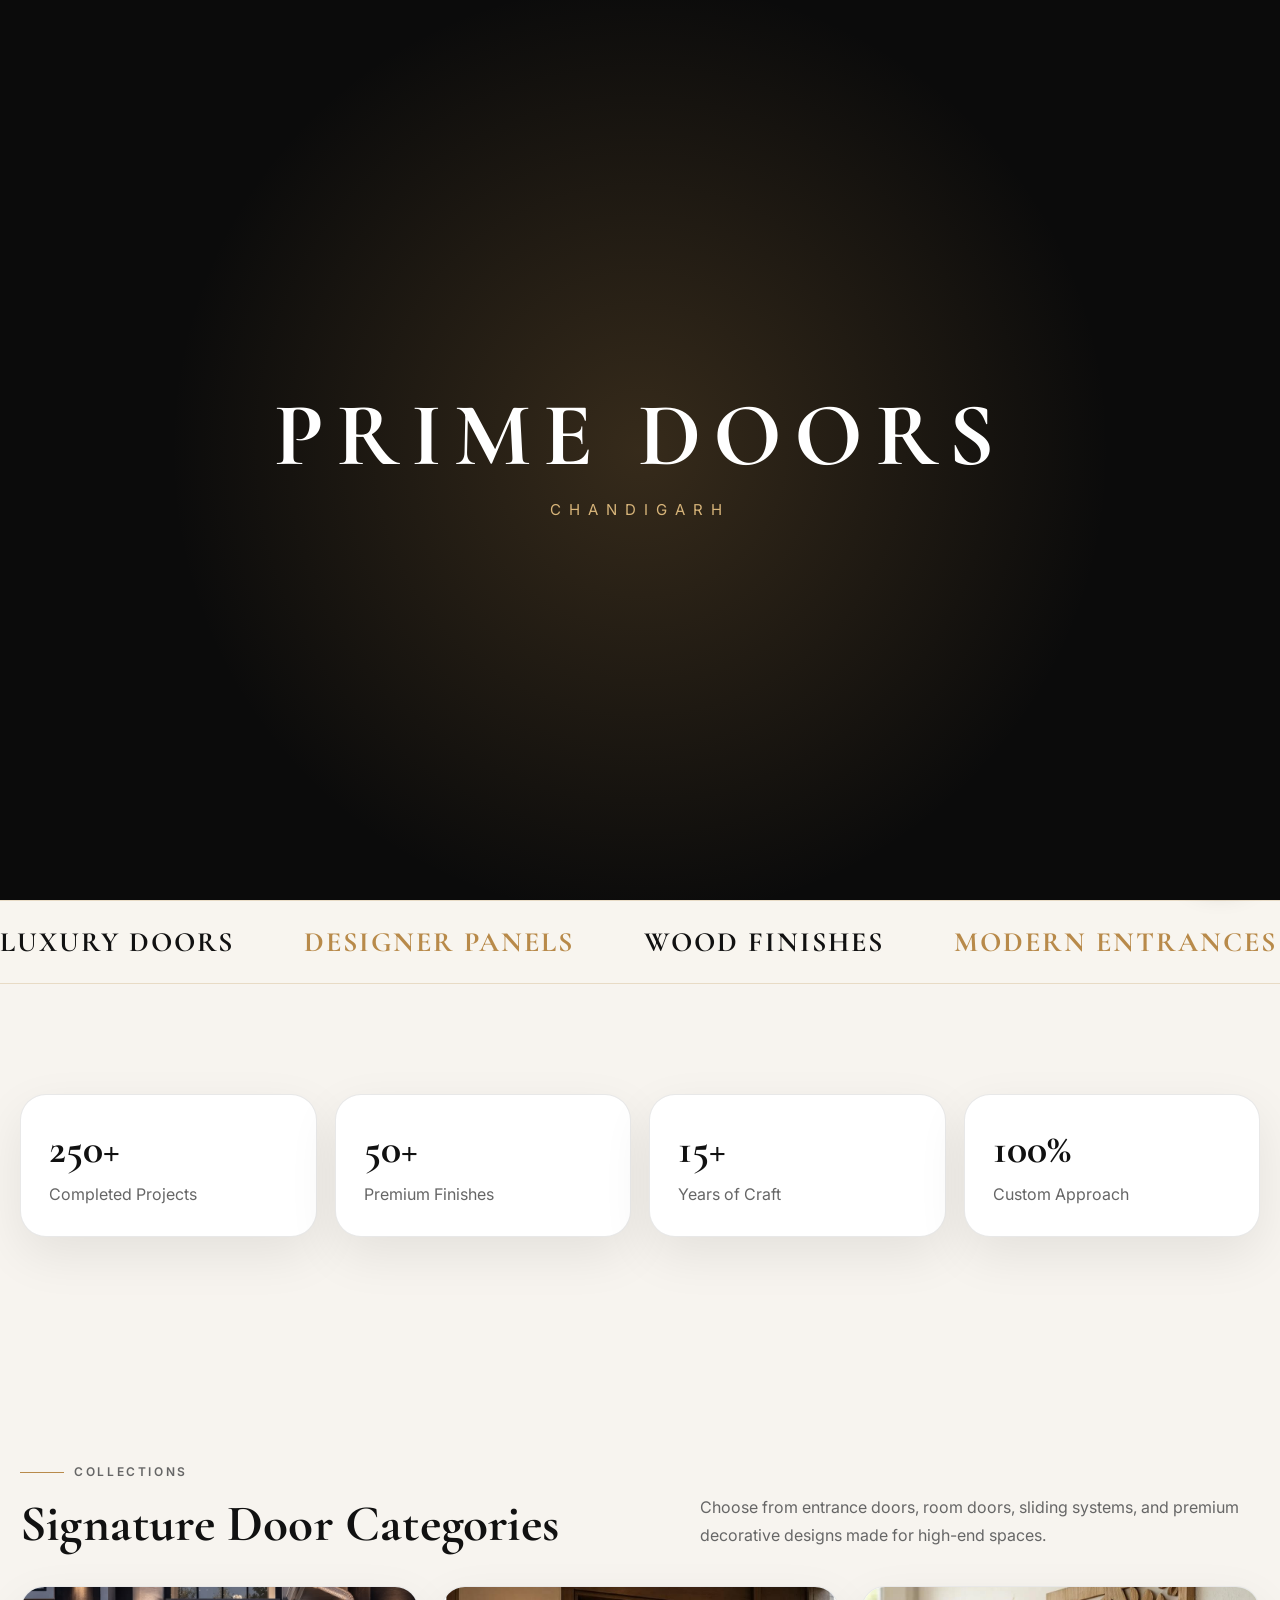
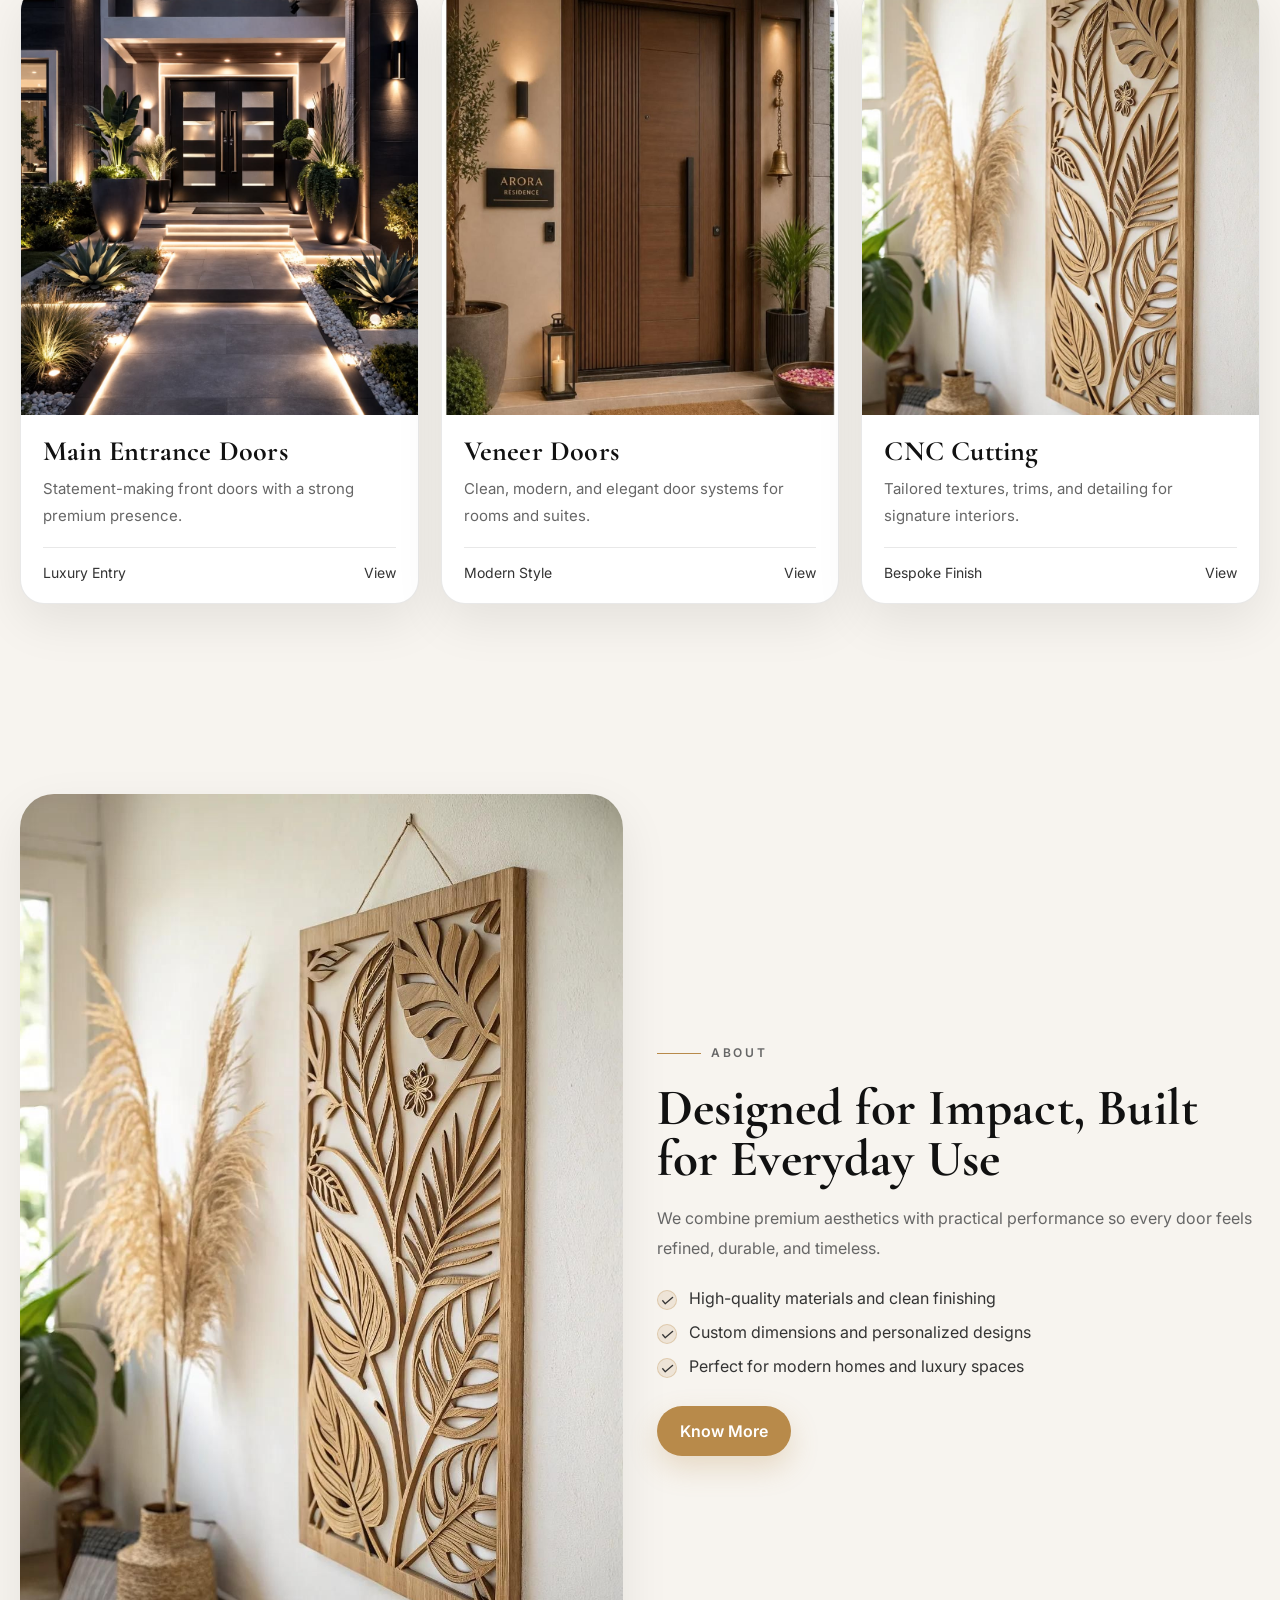
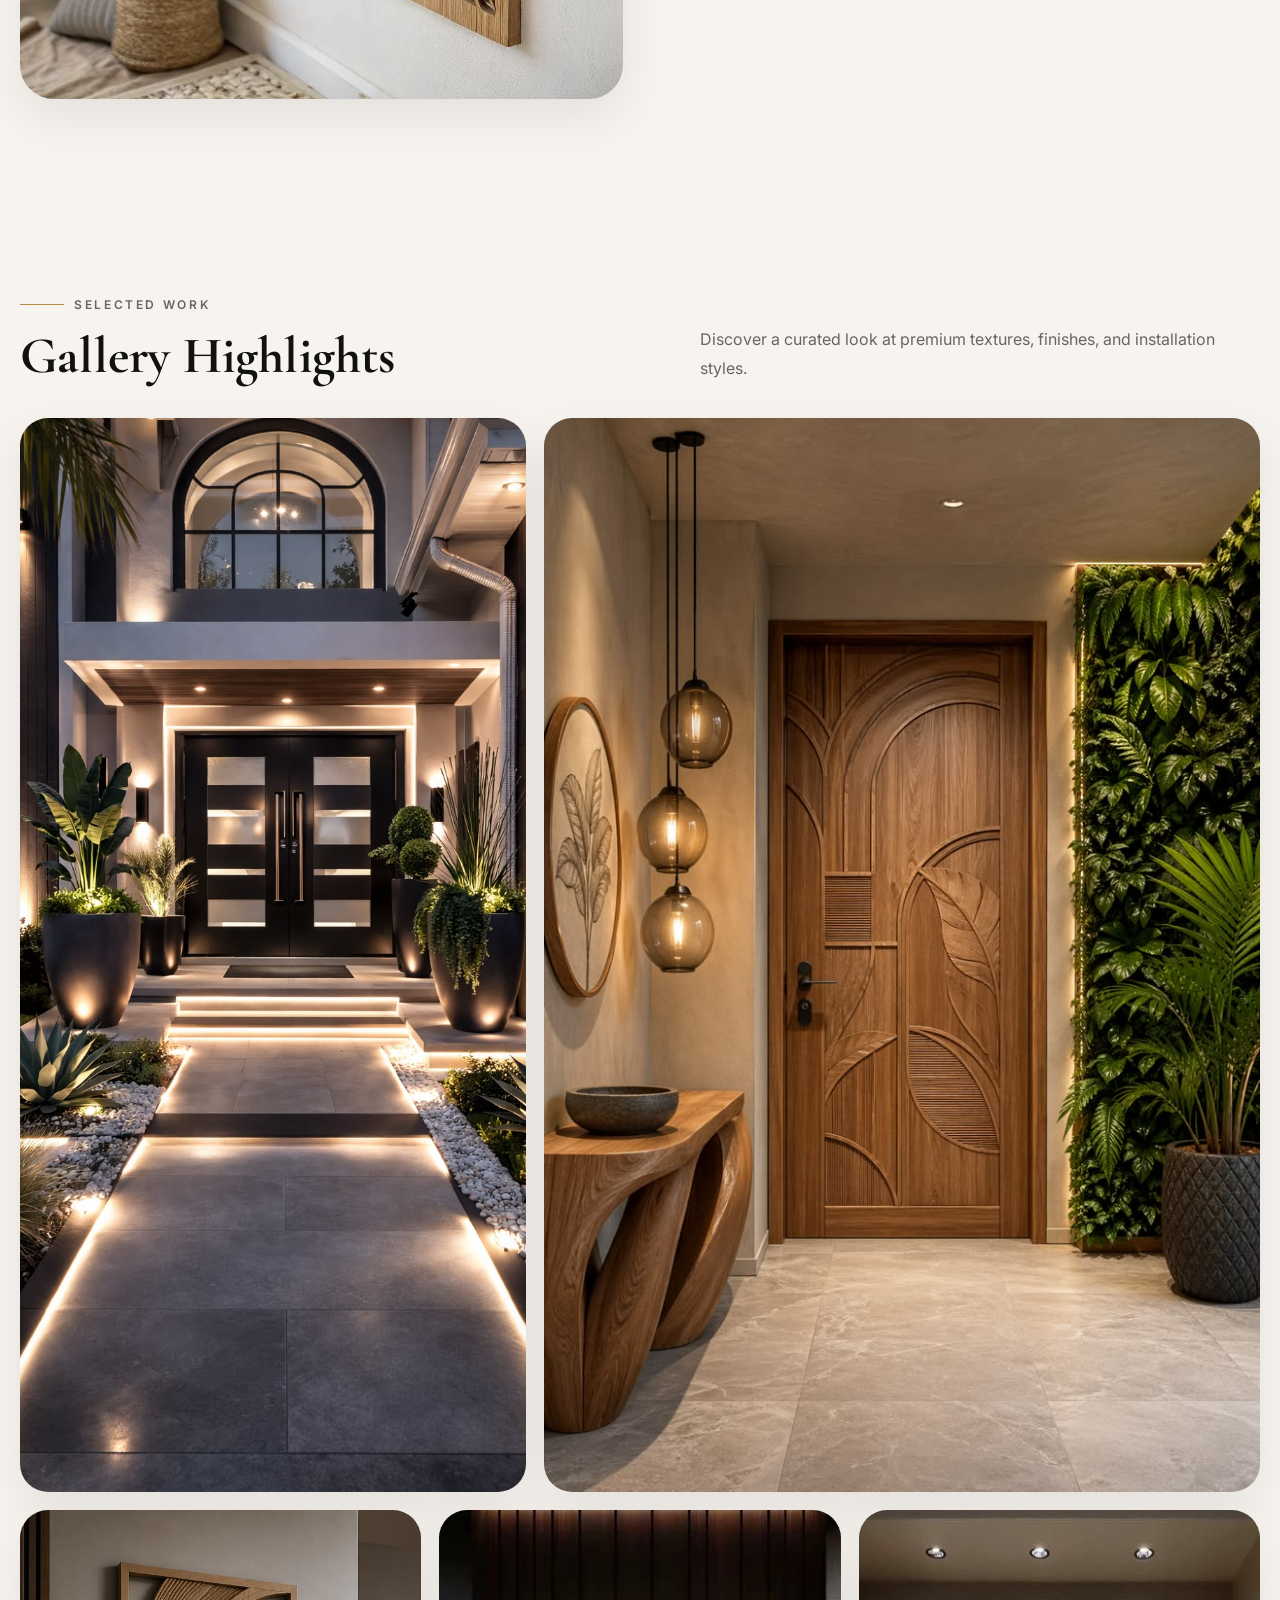
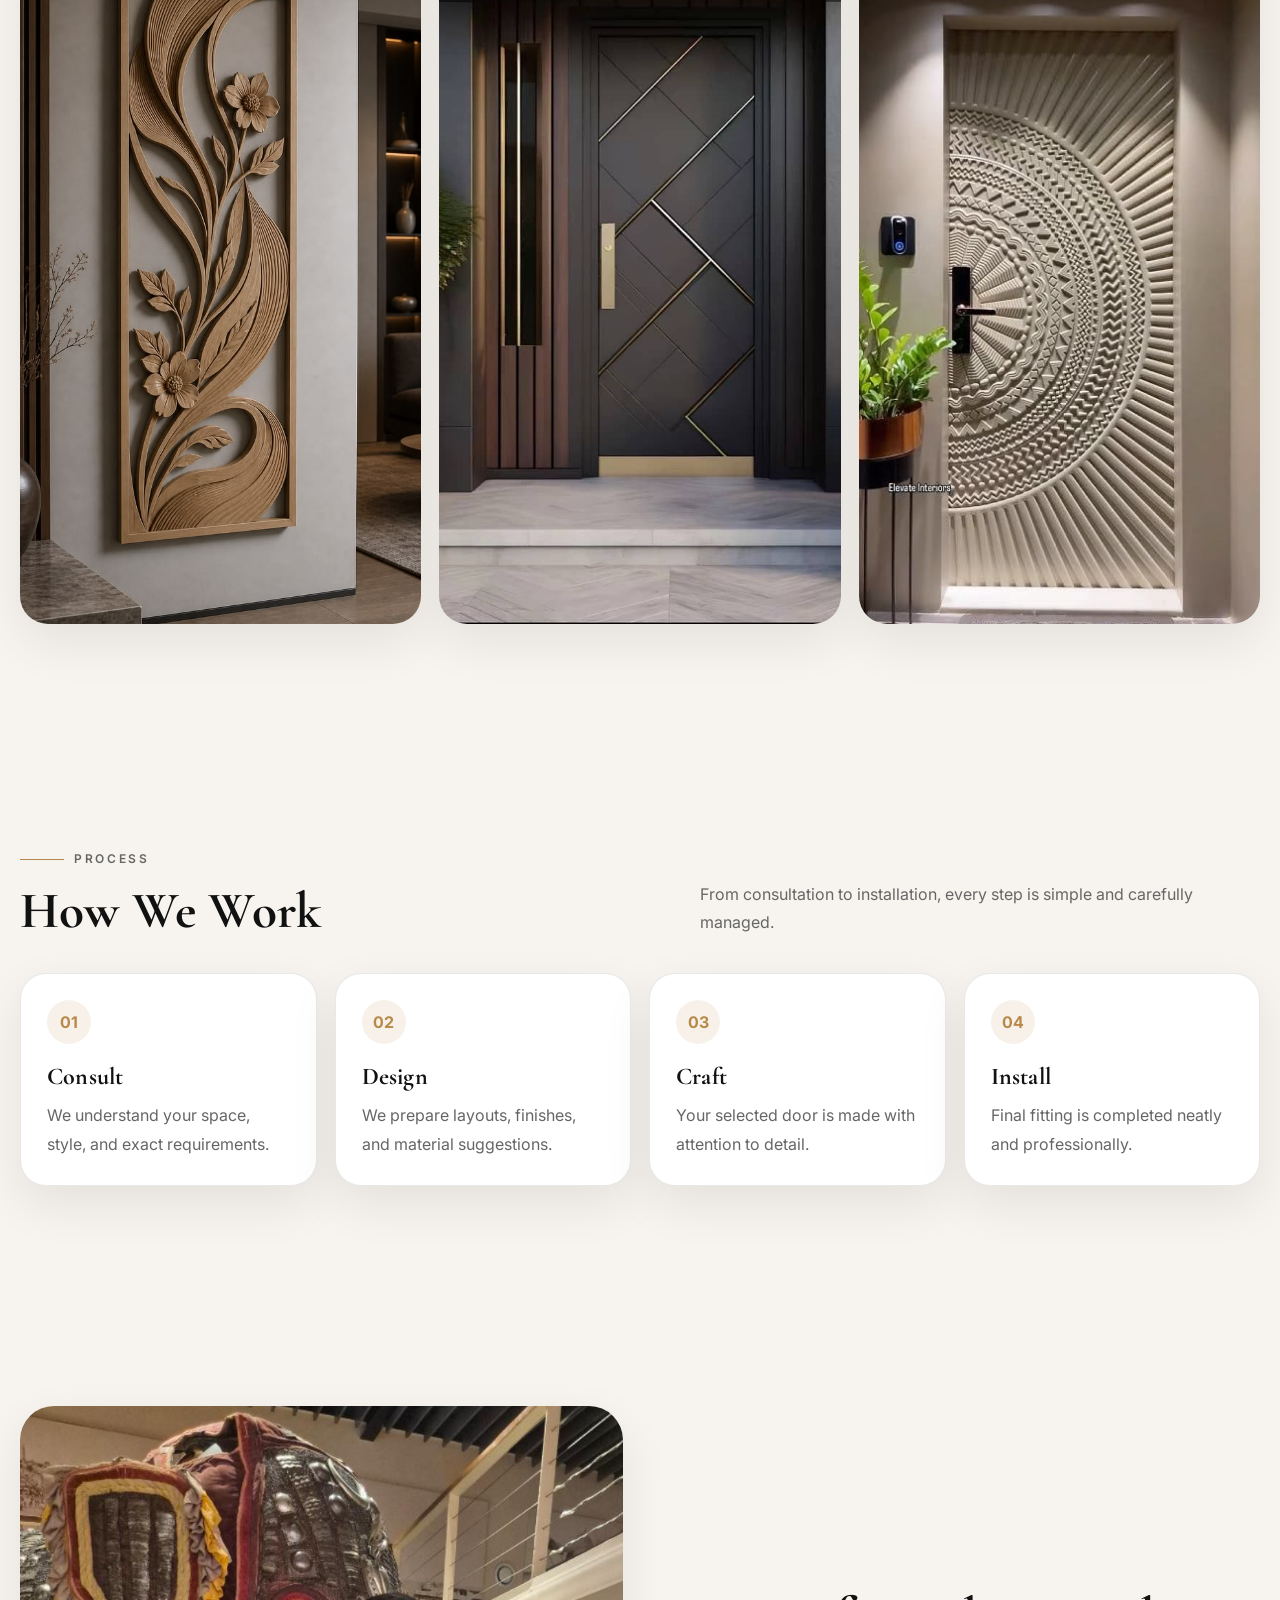
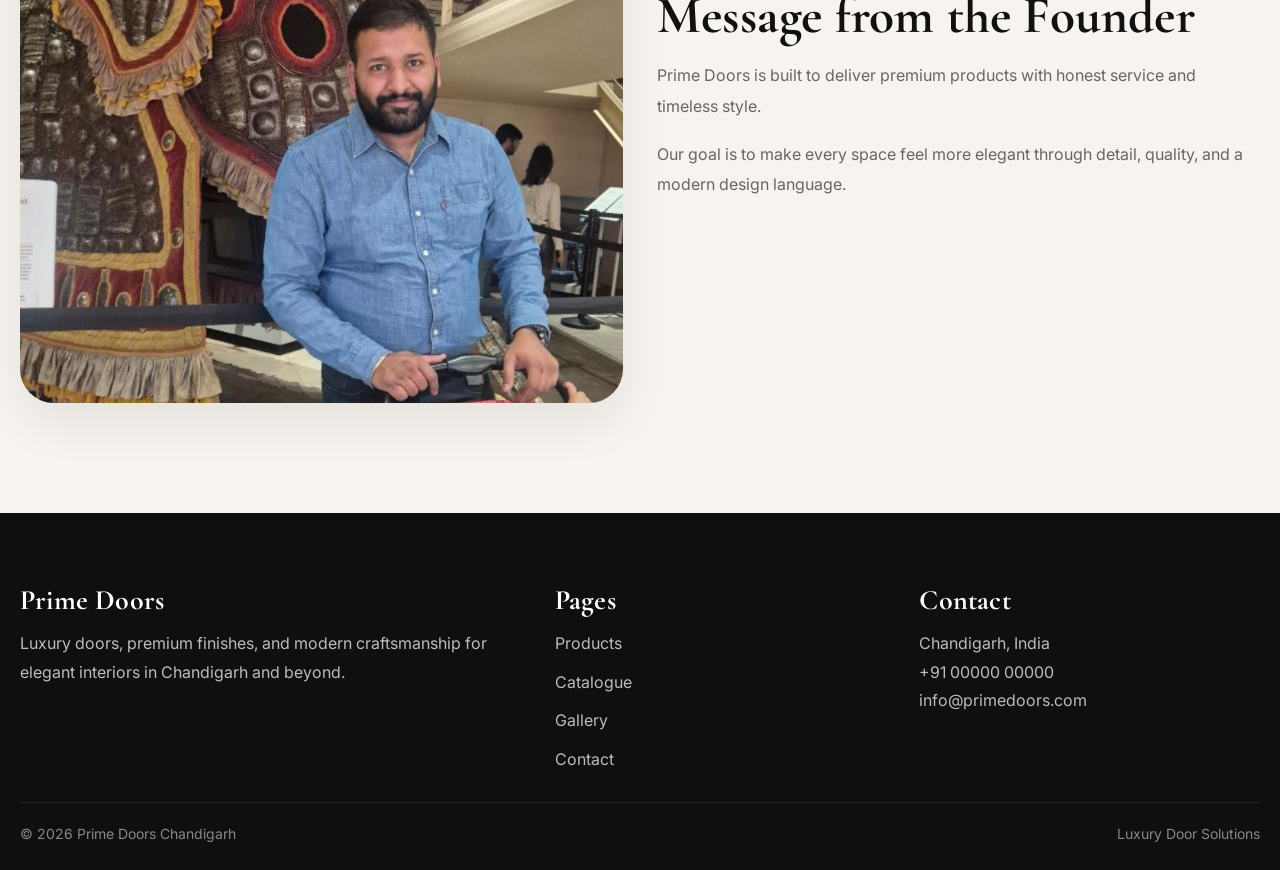
<file: index.html>
<!DOCTYPE html>
<html lang="en">
<head>
  <meta charset="UTF-8">
  <meta name="viewport" content="width=device-width, initial-scale=1.0">
  <title>Prime Doors Chandigarh</title>
  <link rel="preconnect" href="https://fonts.googleapis.com">
  <link rel="preconnect" href="https://fonts.gstatic.com" crossorigin>
  <link href="https://fonts.googleapis.com/css2?family=Inter:wght@300;400;500;600;700&family=Cormorant+Garamond:wght@400;500;600;700&display=swap" rel="stylesheet">
  <link rel="stylesheet" href="style.css" />
</head>
<body>
  <div id="doorCursor"></div>

<div id="door-loader">

    <div class="loader-overlay"></div>

    <div class="loader-logo">
        <h1>PRIME DOORS</h1>
        <span>CHANDIGARH</span>
    </div>

    <div class="loader-door loader-left"></div>
    <div class="loader-door loader-right"></div>

</div>

<header class="site-header">
  <div class="container navbar">  
    <a href="index.html" class="brand">
      <b>Prime Doors</b>
      <span>Chandigarh</span>
    </a>
    <nav class="nav-links">
      <a href="index.html" class="active">HOME</a>
      <a href="products.html">PRODUCTS</a>
      <a href="catalogue.html">CATALOGUE</a>
      <a href="gallery.html">GALLERY</a>
      <a href="about.html">ABOUT</a>
      <a href="owner.html">OWNER</a>
      <a href="contact.html">CONTACT</a>
    </nav>
    <div class="nav-cta">
      <a href="contact.html" class="btn btn-primary">Get Quote</a>
      <button class="menu-btn" type="button"><span></span></button>
    </div>
  </div>
</header>

<section class="hero">

<div class="hero-slider">

    <div class="slide active">
        <img src="slideshow.png" alt="">
    </div>

    <div class="slide">
        <img src="slidenew4.png" alt="">
    </div>

</div>

<div class="hero-overlay"></div>

<div class="hero-inner">
<div class="hero-content">

  

<h1 class="luxury-title">
Crafted for<br>
<span>Luxury Living.</span>
</h1>



</div>

</div>

</section>

<div class="marquee">
  <div class="marquee-track">
    <span>Luxury Doors</span>    
    <span>Designer Panels</span>
    <span>Wood Finishes</span>
    <span>Modern Entrances</span>
    <span>Custom Solutions</span>
    <span>Luxury Doors</span>
    <span>Designer Panels</span>
    <span>Wood Finishes</span>
    <span>Modern Entrances</span>
    <span>Custom Solutions</span>
  </div>
</div>

<section class="section">
  <div class="container stats">
    <div class="stat-card reveal"><strong>250+</strong><span>Completed Projects</span></div>
    <div class="stat-card reveal"><strong>50+</strong><span>Premium Finishes</span></div>
    <div class="stat-card reveal"><strong>15+</strong><span>Years of Craft</span></div>
    <div class="stat-card reveal"><strong>100%</strong><span>Custom Approach</span></div>
  </div>
</section>

<section class="section">
  <div class="container">
    <div class="section-head reveal">
      <div>
        <p class="small-label">Collections</p>
        <h2 class="serif">Signature Door Categories</h2>
      </div>
      <p>Choose from entrance doors, room doors, sliding systems, and premium decorative designs made for high-end spaces.</p>
    </div>

    <div class="cards-3">
      <article class="card reveal">
        <div class="card-media"><img src="entarancedoor2.jpg" alt="Entrance Doors"></div>
        <div class="card-body">
          <h3 class="serif">Main Entrance Doors</h3>
          <p>Statement-making front doors with a strong premium presence.</p>
          <div class="card-footer"><span>Luxury Entry</span><a href="products.html">View</a></div>
        </div>
      </article>

      <article class="card reveal">
        <div class="card-media"><img src="veneer door.jpg" alt="Interior Doors"></div>
        <div class="card-body">
          <h3 class="serif">Veneer Doors</h3>
          <p>Clean, modern, and elegant door systems for rooms and suites.</p>
          <div class="card-footer"><span>Modern Style</span><a href="products.html">View</a></div>
        </div>
      </article>

      <article class="card reveal">
        <div class="card-media"><img src="CNC Cutting.jpg" alt="Custom Panels"></div>
        <div class="card-body">
          <h3 class="serif">CNC Cutting</h3>
          <p>Tailored textures, trims, and detailing for signature interiors.</p>
          <div class="card-footer"><span>Bespoke Finish</span><a href="products.html">View</a></div>
        </div>
      </article>
    </div>
  </div>
</section>

<section class="section section-tight">
  <div class="container split">
    <div class="rounded-img reveal">
      <img src="CNC Cutting.jpg" alt="About Prime Doors">
    </div>
    <div class="text-block reveal">
      <p class="small-label">About</p>
      <h2 class="serif">Designed for Impact, Built for Everyday Use</h2>
      <p>We combine premium aesthetics with practical performance so every door feels refined, durable, and timeless.</p>
      <div class="check-list">
        <div><i>✓</i><span>High-quality materials and clean finishing</span></div>
        <div><i>✓</i><span>Custom dimensions and personalized designs</span></div>
        <div><i>✓</i><span>Perfect for modern homes and luxury spaces</span></div>
      </div>
      <a href="about.html" class="btn btn-primary">Know More</a> 
    </div>
  </div>
</section>

<section class="section">
  <div class="container">
    <div class="section-head reveal">
      <div>
        <p class="small-label">Selected Work</p>
        <h2 class="serif">Gallery Highlights</h2>
      </div>
      <p>Discover a curated look at premium textures, finishes, and installation styles.</p>
    </div>

    <div class="gallery-grid">
      <div class="g-item g-1 reveal"><img src="entarancedoor2.jpg" alt=""></div>
      <div class="g-item g-2 reveal"><img src="gallery2.jpg" alt=""></div>
      <div class="g-item g-3 reveal"><img src="gallery1.jpg" alt=""></div>
      <div class="g-item g-4 reveal"><img src="gallery5.jpg" alt=""></div>
      <div class="g-item g-5 reveal"><img src="3D Carving Doors.jpg" alt=""></div>
    </div>
  </div>
</section>

<section class="section">
  <div class="container">
    <div class="section-head reveal">
      <div>
        <p class="small-label">Process</p>
        <h2 class="serif">How We Work</h2>
      </div>
      <p>From consultation to installation, every step is simple and carefully managed.</p>
    </div>

    <div class="process">
      <div class="step reveal">
        <b>01</b>
        <h3 class="serif">Consult</h3>
        <p>We understand your space, style, and exact requirements.</p>
      </div>
      <div class="step reveal">
        <b>02</b>
        <h3 class="serif">Design</h3>
        <p>We prepare layouts, finishes, and material suggestions.</p>
      </div>
      <div class="step reveal">
        <b>03</b>
        <h3 class="serif">Craft</h3>
        <p>Your selected door is made with attention to detail.</p>
      </div>
      <div class="step reveal">
        <b>04</b>
        <h3 class="serif">Install</h3>
        <p>Final fitting is completed neatly and professionally.</p>
      </div>
    </div>
  </div>
</section>

<section class="section">
  <div class="container split">
    <div class="rounded-img reveal"><img src="ownerphoto.PNG" alt=""></div>
    <div class="text-block reveal">
      <h2 class="serif">Message from the Founder</h2>
      <p>Prime Doors is built to deliver premium products with honest service and timeless style.</p>
      <p>Our goal is to make every space feel more elegant through detail, quality, and a modern design language.</p>
    </div>
  </div>
</section>

<footer class="footer">
  <div class="container">
    <div class="footer-grid">
      <div>
        <h3 class="serif">Prime Doors</h3>
        <p>Luxury doors, premium finishes, and modern craftsmanship for elegant interiors in Chandigarh and beyond.</p>
      </div>
      <div>
        <h3 class="serif">Pages</h3>
        <div class="footer-links">
          <a href="products.html">Products</a>
          <a href="catalogue.html">Catalogue</a>
          <a href="gallery.html">Gallery</a>
          <a href="contact.html">Contact</a>
        </div>
      </div>
      <div>
        <h3 class="serif">Contact</h3>
        <p>Chandigarh, India</p>
        <p>+91 00000 00000</p>
        <p>info@primedoors.com</p>
      </div>
    </div>
    <div class="footer-bottom">
      <span>© 2026 Prime Doors Chandigarh</span>
      <span>Luxury Door Solutions</span>
    </div>
  </div>
</footer>

<script src="script.js"></script>
<div class="floating-buttons">
    <a href="https://wa.me/919814202293" class="floating-whatsapp">
        💬
    </a>

</div>
</body>
</html>
</file>
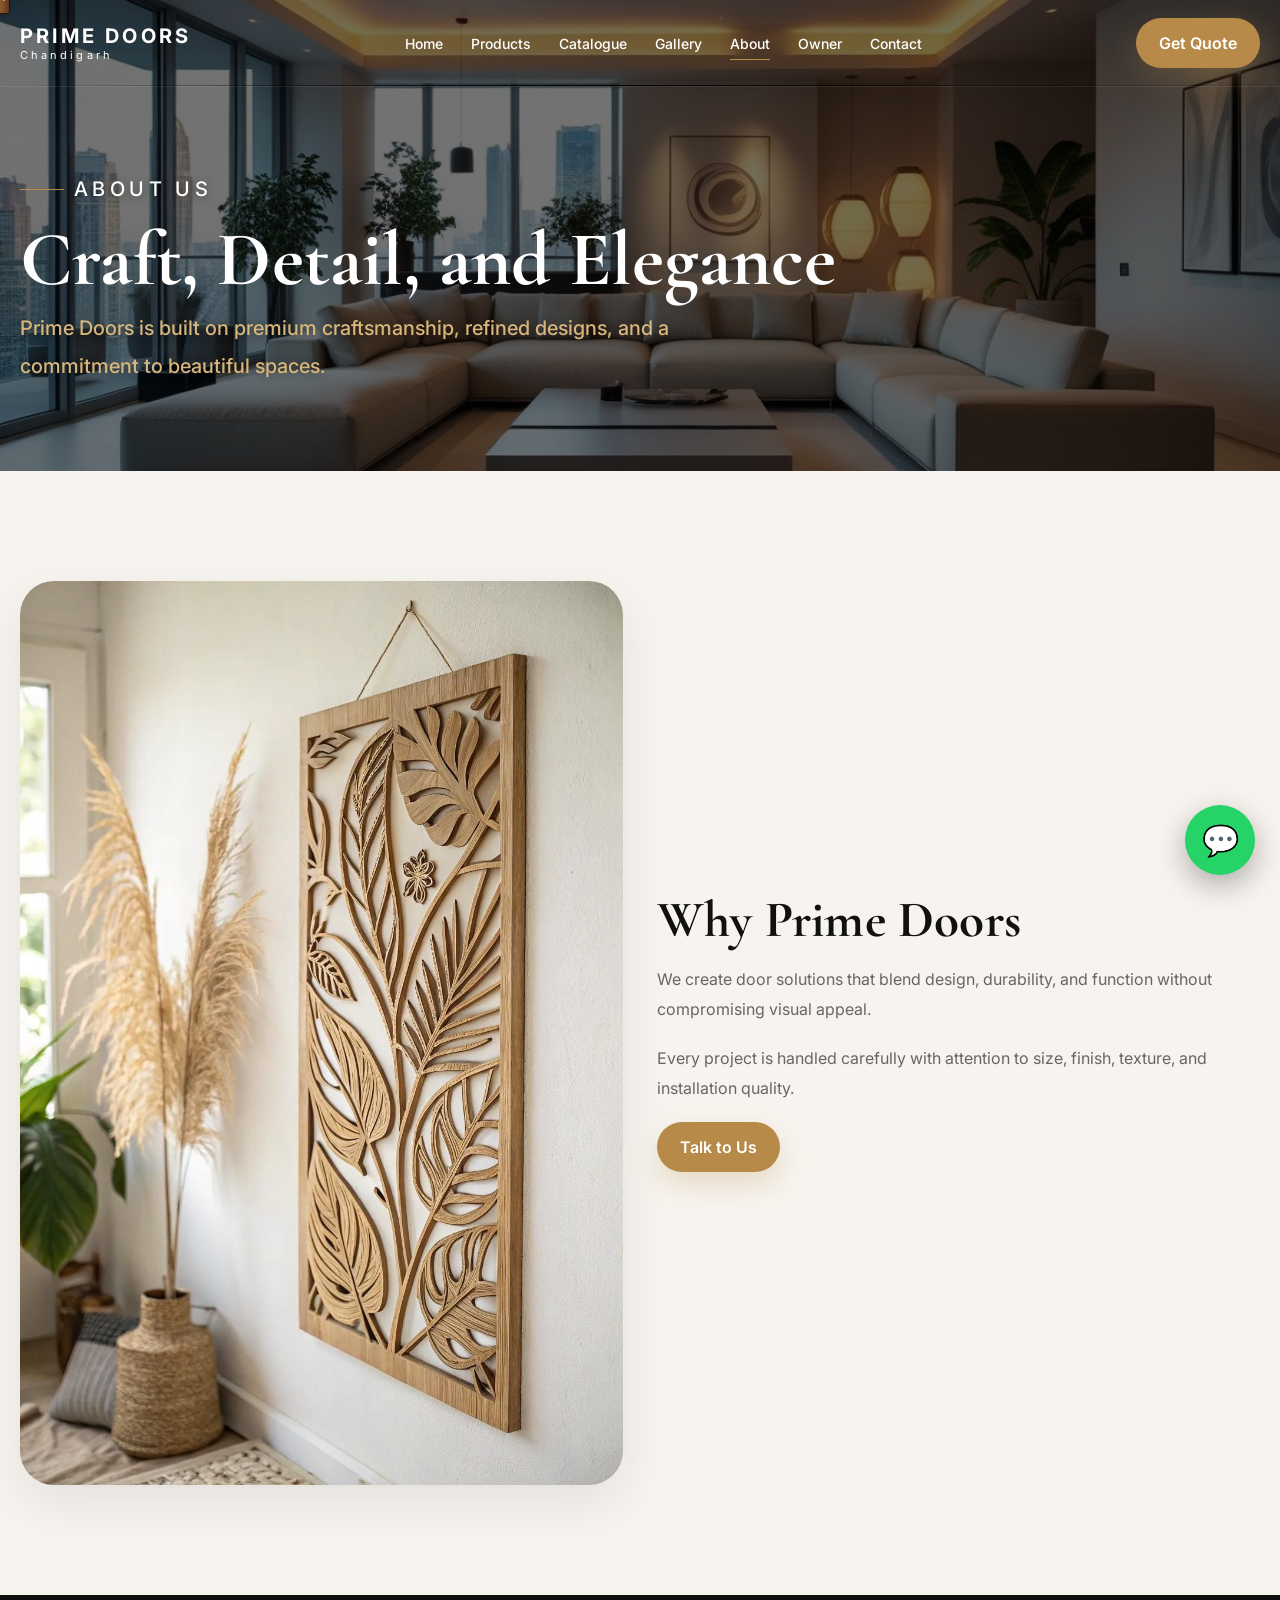
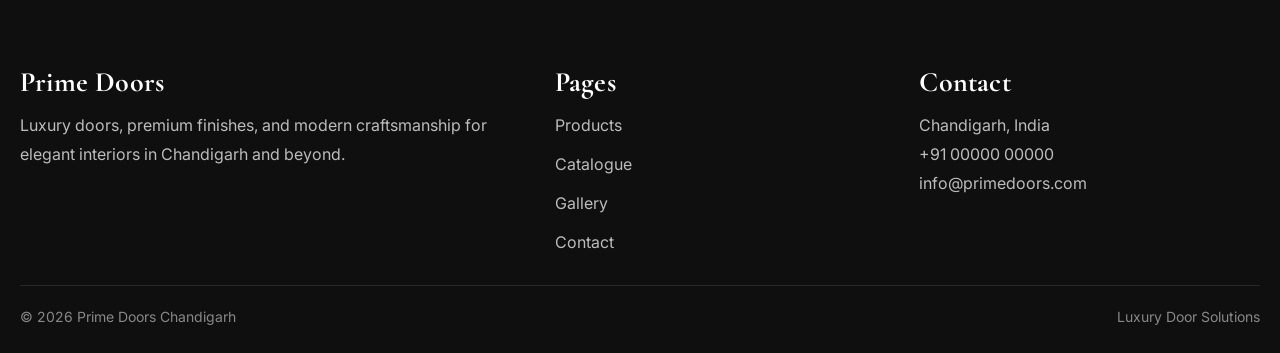
<file: about.html>
<!DOCTYPE html>
<html lang="en">
<head>
  <meta charset="UTF-8">
  <meta name="viewport" content="width=device-width, initial-scale=1.0">
  <title>About - Prime Doors Chandigarh</title>
  <link rel="preconnect" href="https://fonts.googleapis.com">
  <link rel="preconnect" href="https://fonts.gstatic.com" crossorigin>
  <link href="https://fonts.googleapis.com/css2?family=Inter:wght@300;400;500;600;700&family=Cormorant+Garamond:wght@400;500;600;700&display=swap" rel="stylesheet">
  <link rel="stylesheet" href="style.css" />
</head>
<body>
    <div id="doorCursor"></div>


<header class="site-header">
  <div class="container navbar">
    <a href="index.html" class="brand">
      <b>Prime Doors</b>
      <span>Chandigarh</span>
    </a>

    <nav class="nav-links">
      <a href="index.html">Home</a>
      <a href="products.html">Products</a>
      <a href="catalogue.html">Catalogue</a>
      <a href="gallery.html">Gallery</a>
      <a href="about.html" class="active">About</a>
      <a href="owner.html">Owner</a>
      <a href="contact.html">Contact</a>
    </nav>

    <div class="nav-cta">
      <a href="contact.html" class="btn btn-primary">Get Quote</a>
    </div>
  </div>
</header>

<section class="page-hero">
  <div class="container">
    <p class="small-label">About Us</p>
    <h1 class="serif">Craft, Detail, and Elegance</h1>
    <p>Prime Doors is built on premium craftsmanship, refined designs, and a commitment to beautiful spaces.</p>
  </div>
</section>

<section class="section">
  <div class="container split">
    <div class="rounded-img reveal"><img src="CNC Cutting.jpg" alt=""></div>
    <div class="text-block reveal">
      <h2 class="serif">Why Prime Doors</h2>
      <p>We create door solutions that blend design, durability, and function without compromising visual appeal.</p>
      <p>Every project is handled carefully with attention to size, finish, texture, and installation quality.</p>
      <a href="contact.html" class="btn btn-primary">Talk to Us</a>
    </div>
  </div>
</section>

<footer class="footer">
  <div class="container">
    <div class="footer-grid">
      <div>
        <h3 class="serif">Prime Doors</h3>
        <p>Luxury doors, premium finishes, and modern craftsmanship for elegant interiors in Chandigarh and beyond.</p>
      </div>
      <div>
        <h3 class="serif">Pages</h3>
        <div class="footer-links">
          <a href="products.html">Products</a>
          <a href="catalogue.html">Catalogue</a>
          <a href="gallery.html">Gallery</a>
          <a href="contact.html">Contact</a>
        </div>
      </div>
      <div>
        <h3 class="serif">Contact</h3>
        <p>Chandigarh, India</p>
        <p>+91 00000 00000</p>
        <p>info@primedoors.com</p>
      </div>
    </div>
    <div class="footer-bottom">
      <span>© 2026 Prime Doors Chandigarh</span>
      <span>Luxury Door Solutions</span>
    </div>
  </div>
</footer>

<script src="script.js"></script>
<div class="floating-buttons">
    <a href="https://wa.me/919814202293" class="floating-whatsapp">
        💬
    </a>

</div>
</body>
</html>
</file>
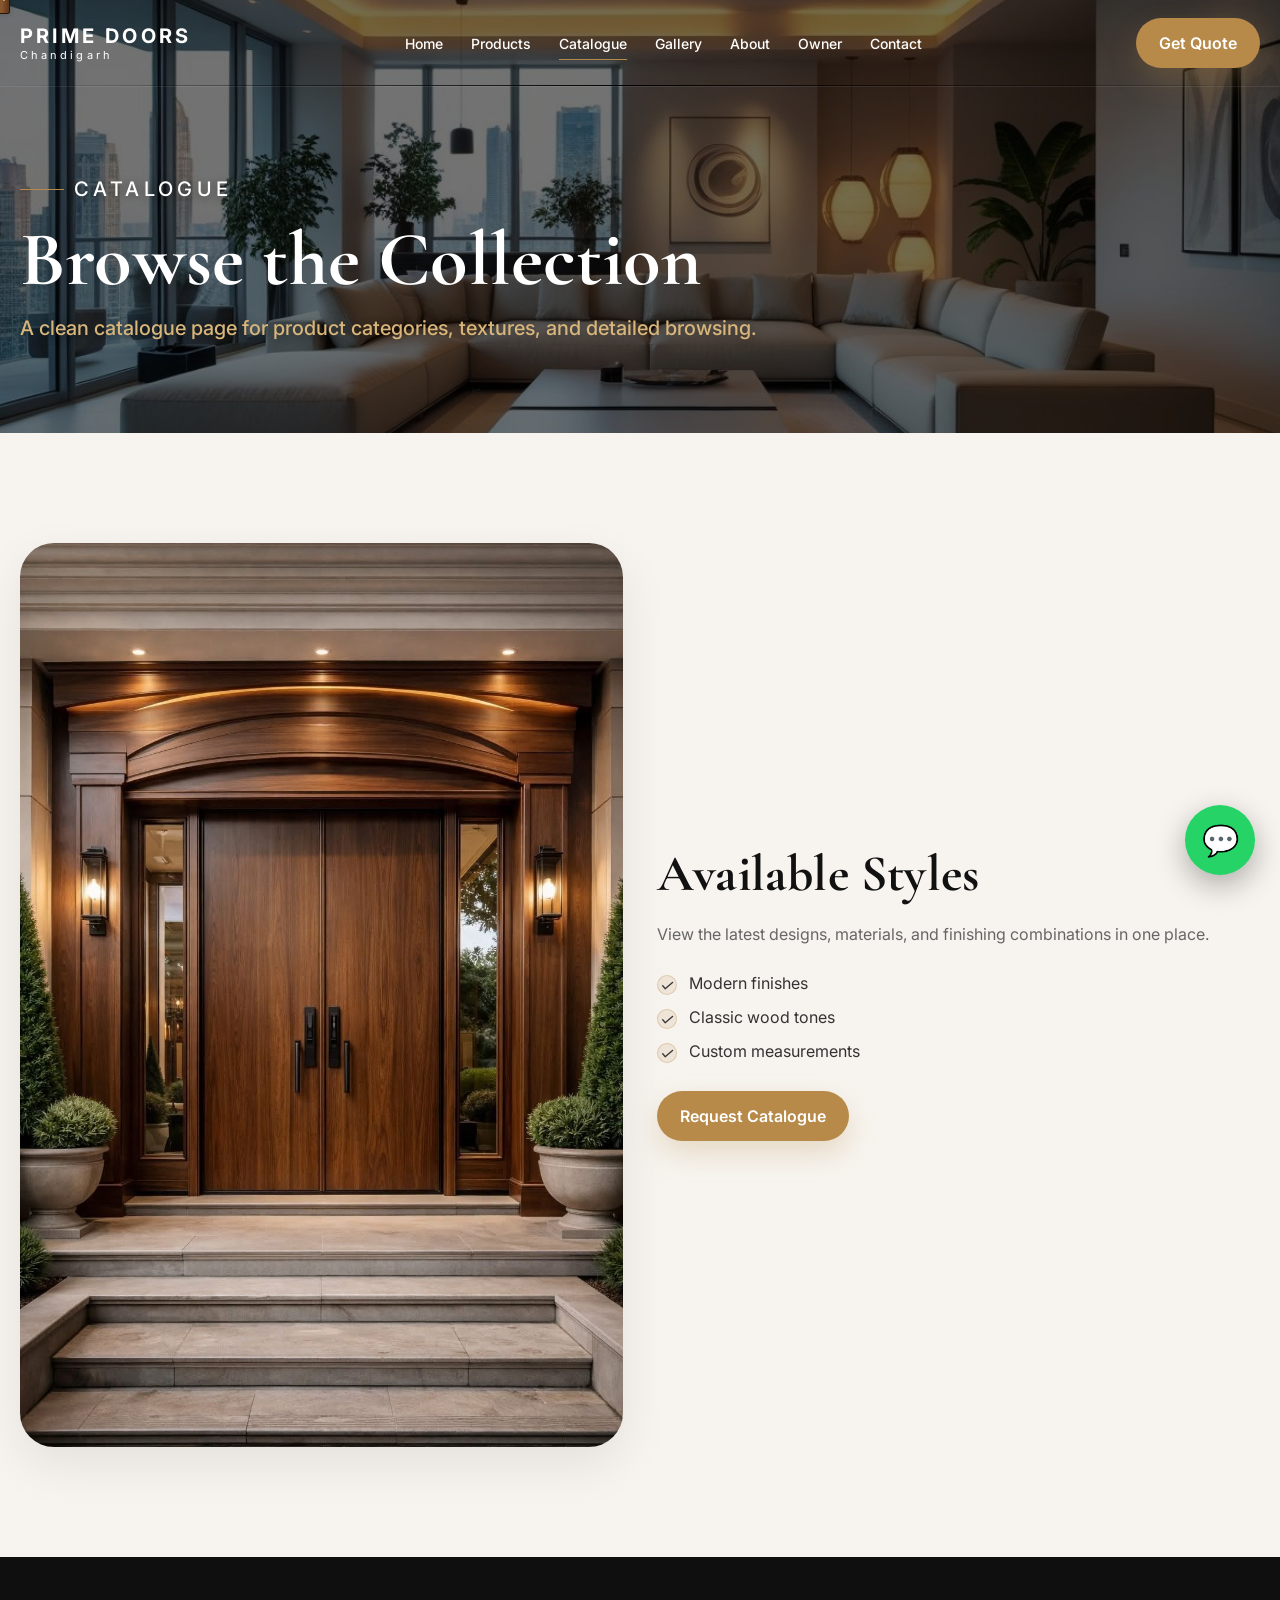
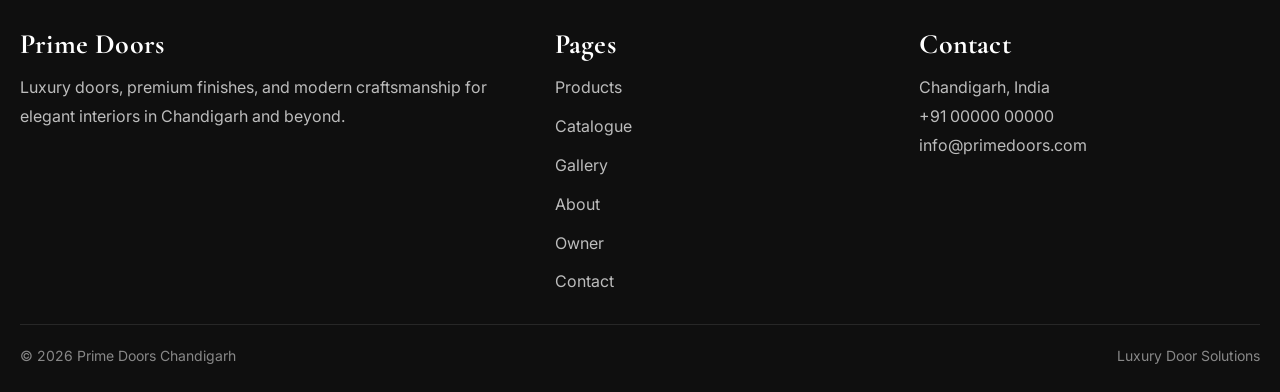
<file: catalogue.html>
<!DOCTYPE html>
<html lang="en">
<head>
  <meta charset="UTF-8">
  <meta name="viewport" content="width=device-width, initial-scale=1.0">
  <title>Catalogue - Prime Doors Chandigarh</title>
  <link rel="preconnect" href="https://fonts.googleapis.com">
  <link rel="preconnect" href="https://fonts.gstatic.com" crossorigin>
  <link href="https://fonts.googleapis.com/css2?family=Inter:wght@300;400;500;600;700&family=Cormorant+Garamond:wght@400;500;600;700&display=swap" rel="stylesheet">
  <link rel="stylesheet" href="style.css" />
</head>
<body>
  <div id="doorCursor"></div>

<header class="site-header">
  <div class="container navbar">
    <a href="index.html" class="brand">
      <b>Prime Doors</b>
      <span>Chandigarh</span>
    </a>

    <nav class="nav-links">
      <a href="index.html">Home</a>
      <a href="products.html">Products</a>
      <a href="catalogue.html" class="active">Catalogue</a>
      <a href="gallery.html">Gallery</a>
      <a href="about.html">About</a>
      <a href="owner.html">Owner</a>
      <a href="contact.html">Contact</a>
    </nav>

    <div class="nav-cta">
      <a href="contact.html" class="btn btn-primary">Get Quote</a>
      <button class="menu-btn" type="button">
        <span></span>
      </button>
    </div>
  </div>
</header>

<section class="page-hero">
  <div class="container">
    <p class="small-label">Catalogue</p>
    <h1 class="serif">Browse the Collection</h1>
    <p>A clean catalogue page for product categories, textures, and detailed browsing.</p>
  </div>
</section>

<section class="section">
  <div class="container split">
    <div class="rounded-img reveal"><img src="productsection5.jpg" alt=""></div>
    <div class="text-block reveal">
      <h2 class="serif">Available Styles</h2>
      <p>View the latest designs, materials, and finishing combinations in one place.</p>
      <div class="check-list">
        <div><i>✓</i><span>Modern finishes</span></div>
        <div><i>✓</i><span>Classic wood tones</span></div>
        <div><i>✓</i><span>Custom measurements</span></div>
      </div>
      <a href="contact.html" class="btn btn-primary">Request Catalogue</a>
    </div>
  </div>
</section>

<footer class="footer">
  <div class="container">
    <div class="footer-grid">

      <div>
        <h3 class="serif">Prime Doors</h3>
        <p>
          Luxury doors, premium finishes, and modern craftsmanship
          for elegant interiors in Chandigarh and beyond.
        </p>
      </div>

      <div>
        <h3 class="serif">Pages</h3>
        <div class="footer-links">
          <a href="products.html">Products</a>
          <a href="catalogue.html">Catalogue</a>
          <a href="gallery.html">Gallery</a>
          <a href="about.html">About</a>
          <a href="owner.html">Owner</a>
          <a href="contact.html">Contact</a>
        </div>
      </div>

      <div>
        <h3 class="serif">Contact</h3>
        <p>Chandigarh, India</p>
        <p>+91 00000 00000</p>
        <p>info@primedoors.com</p>
      </div>

    </div>

    <div class="footer-bottom">
      <span>© 2026 Prime Doors Chandigarh</span>
      <span>Luxury Door Solutions</span>
    </div>
  </div>
</footer>

<script src="script.js"></script>
<div class="floating-buttons">
    <a href="https://wa.me/919814202293" class="floating-whatsapp">
        💬
    </a>

</div>
</body>
</html>
</file>
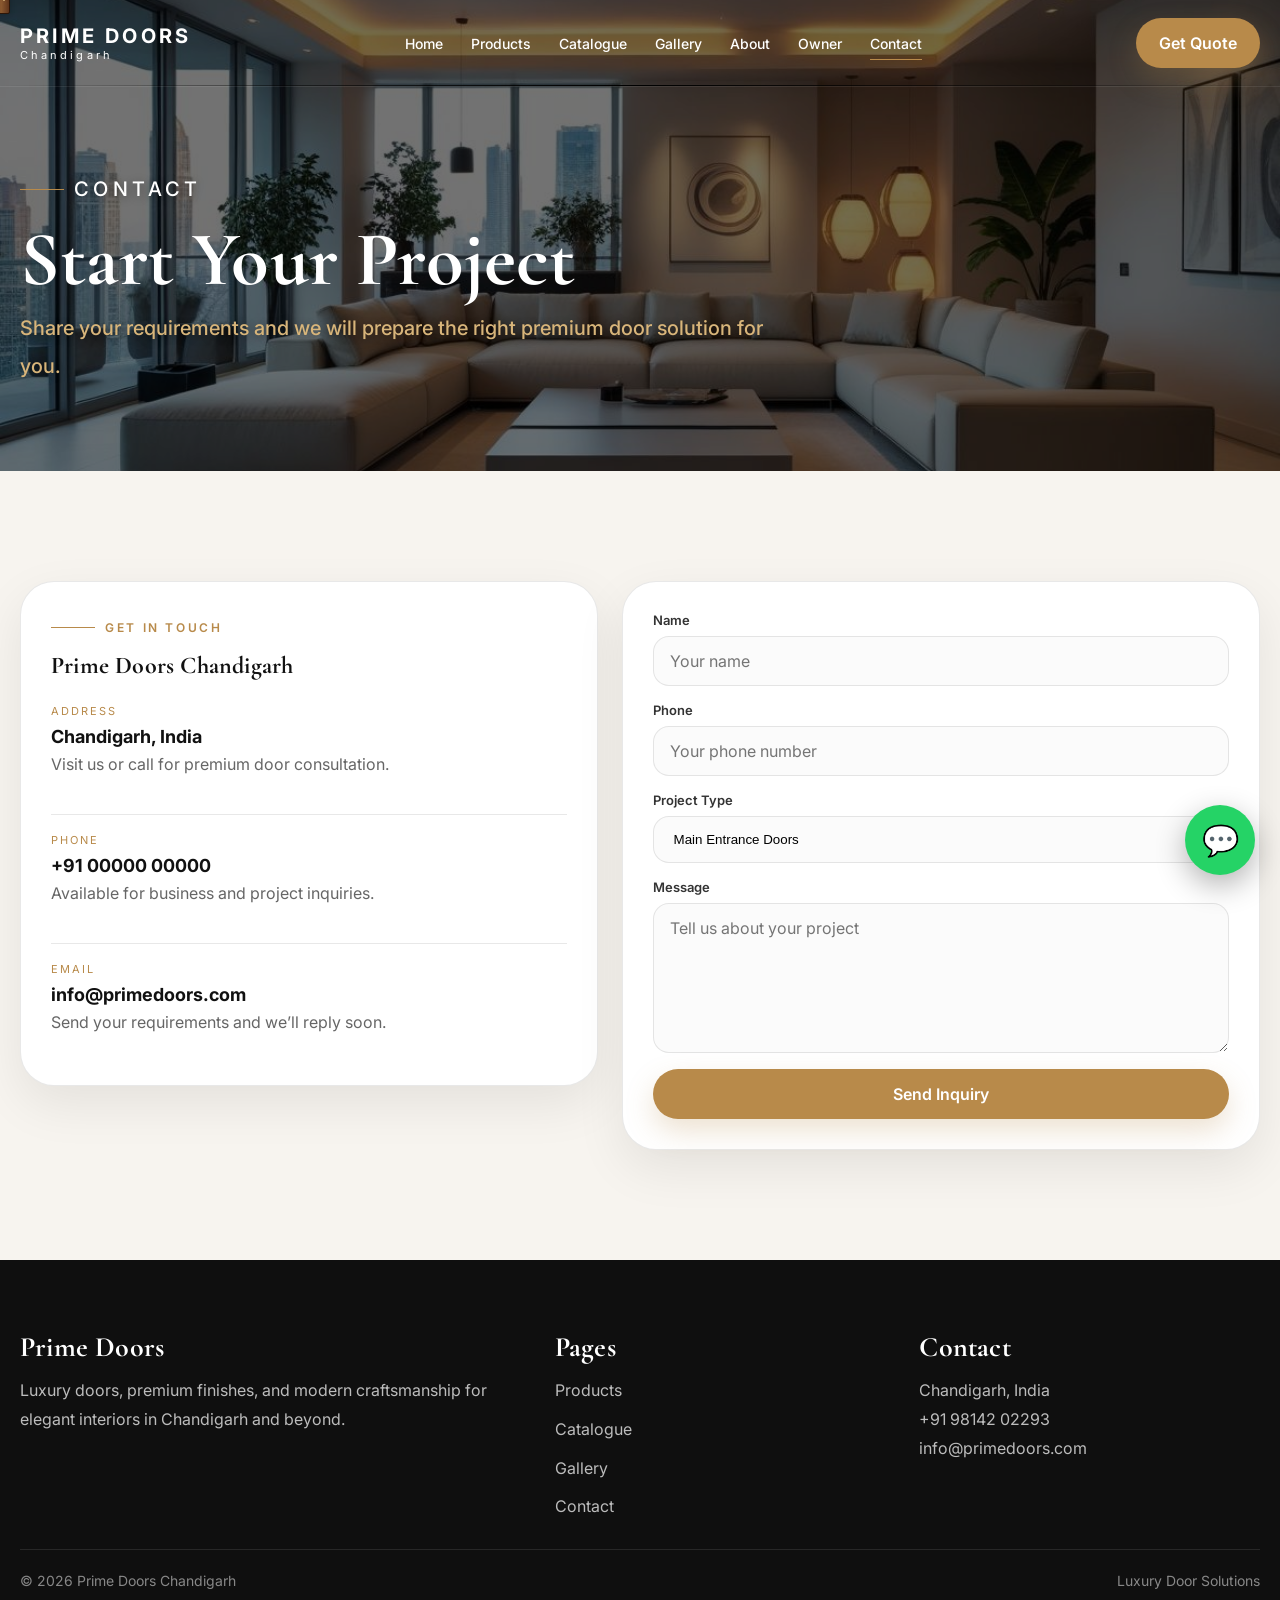
<file: contact.html>
<!DOCTYPE html>
<html lang="en">
<head>
  <meta charset="UTF-8">
  <meta name="viewport" content="width=device-width, initial-scale=1.0">
  <title>Contact - Prime Doors Chandigarh</title>
  <link rel="preconnect" href="https://fonts.googleapis.com">
  <link rel="preconnect" href="https://fonts.gstatic.com" crossorigin>
  <link href="https://fonts.googleapis.com/css2?family=Inter:wght@300;400;500;600;700&family=Cormorant+Garamond:wght@400;500;600;700&display=swap" rel="stylesheet">
  <link rel="stylesheet" href="style.css" />
</head>
<body>
    <div id="doorCursor"></div>


<header class="site-header">
  <div class="container navbar">
    <a href="index.html" class="brand">
      <b>Prime Doors</b>
      <span>Chandigarh</span>
    </a>

    <nav class="nav-links">
      <a href="index.html">Home</a>
      <a href="products.html">Products</a>
      <a href="catalogue.html">Catalogue</a>
      <a href="gallery.html">Gallery</a>
      <a href="about.html">About</a>
      <a href="owner.html">Owner</a>
      <a href="contact.html" class="active">Contact</a>
    </nav>

    <div class="nav-cta">
      <a href="contact.html" class="btn btn-primary">Get Quote</a>
    </div>
  </div>
</header>

<section class="page-hero">
  <div class="container">
    <p class="small-label">Contact</p>
    <h1 class="serif">Start Your Project</h1>
    <p>Share your requirements and we will prepare the right premium door solution for you.</p>
  </div>
</section>

<section class="section">
  <div class="container contact-wrap">
    <div class="contact-panel reveal">
      <p class="small-label">Get in Touch</p>
      <h2 class="serif">Prime Doors Chandigarh</h2>
      <div class="contact-info">
        <div class="info-row">
          <span>Address</span>
          <b>Chandigarh, India</b>
          <p>Visit us or call for premium door consultation.</p>
        </div>
        <div class="info-row">
          <span>Phone</span>
          <b>+91 00000 00000</b>
          <p>Available for business and project inquiries.</p>
        </div>
        <div class="info-row">
          <span>Email</span>
          <b>info@primedoors.com</b>
          <p>Send your requirements and we’ll reply soon.</p>
        </div>
      </div>
    </div>

    <div class="form-panel reveal">
      <form id="inquiryForm">
        <div class="field">
          <label>Name</label>
          <input type="text" id="name" placeholder="Your name" required>
        </div>
        <div class="field">
          <label>Phone</label>
          <input type="text" id="phone" placeholder="Your phone number" required>
        </div>
        <div class="field">
          <label>Project Type</label>
          <select id="project">
            <option>Main Entrance Doors</option>
            <option>Veneer Doors</option>
            <option>Laminated Doors</option>
             <option>Solid Wooden Doors</option>
            <option>3D Carving Doors</option>
            <option>CNC Cutting</option>
          </select>
        </div>
        <div class="field">
          <label>Message</label>
          <textarea id="message" rows="6" placeholder="Tell us about your project"></textarea>
        </div>
        <button class="btn btn-primary" type="submit">Send Inquiry</button>
      </form>
    </div>
  </div>
</section>

<footer class="footer">
  <div class="container">
    <div class="footer-grid">
      <div>
        <h3 class="serif">Prime Doors</h3>
        <p>Luxury doors, premium finishes, and modern craftsmanship for elegant interiors in Chandigarh and beyond.</p>
      </div>
      <div>
        <h3 class="serif">Pages</h3>
        <div class="footer-links">
          <a href="products.html">Products</a>
          <a href="catalogue.html">Catalogue</a>
          <a href="gallery.html">Gallery</a>
          <a href="contact.html">Contact</a>
        </div>
      </div>
      <div>
        <h3 class="serif">Contact</h3>
        <p>Chandigarh, India</p>
        <p>+91 98142 02293</p>
        <p>info@primedoors.com</p>
      </div>
    </div>
    <div class="footer-bottom">
      <span>© 2026 Prime Doors Chandigarh</span>
      <span>Luxury Door Solutions</span>
    </div>
  </div>
</footer>

<script src="script.js">
</script>
<div class="floating-buttons">
    <a href="https://wa.me/919814202293" class="floating-whatsapp">
        💬
    </a>

</div>
</body>
</html>
</file>
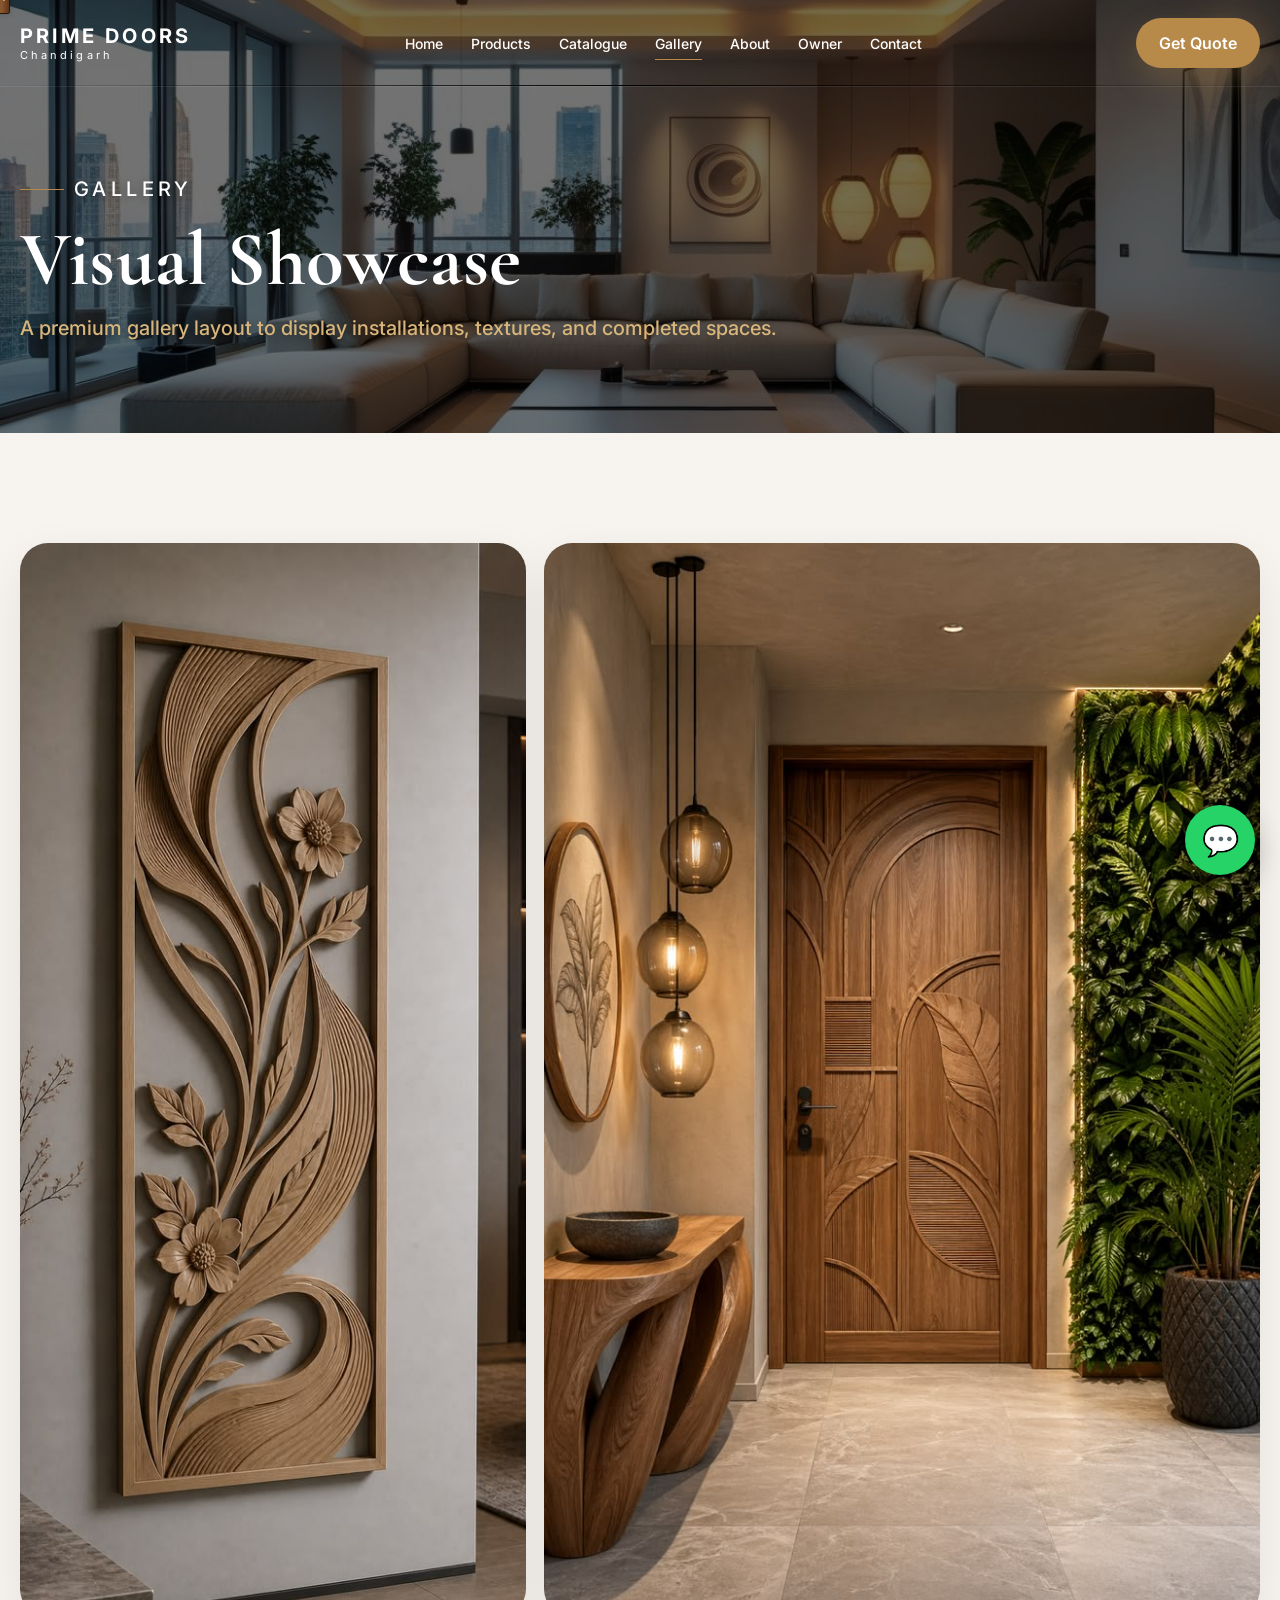
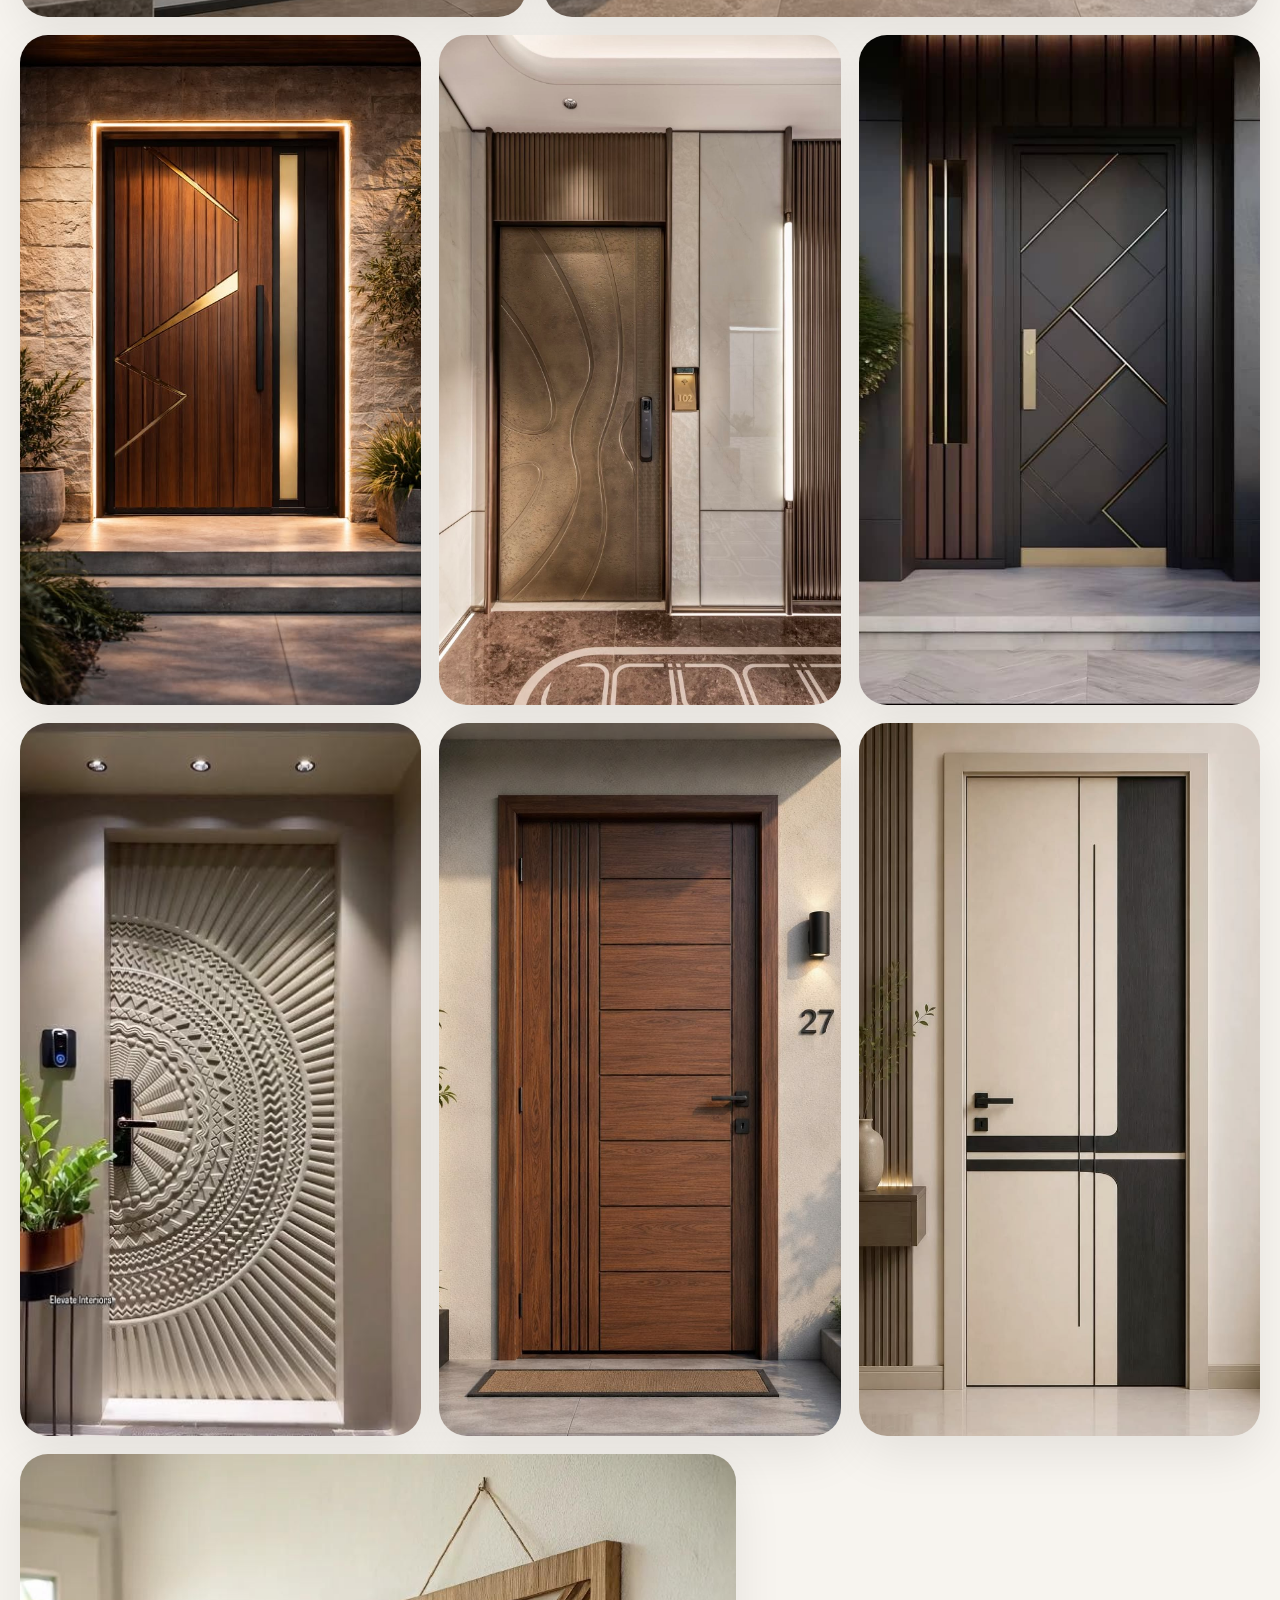
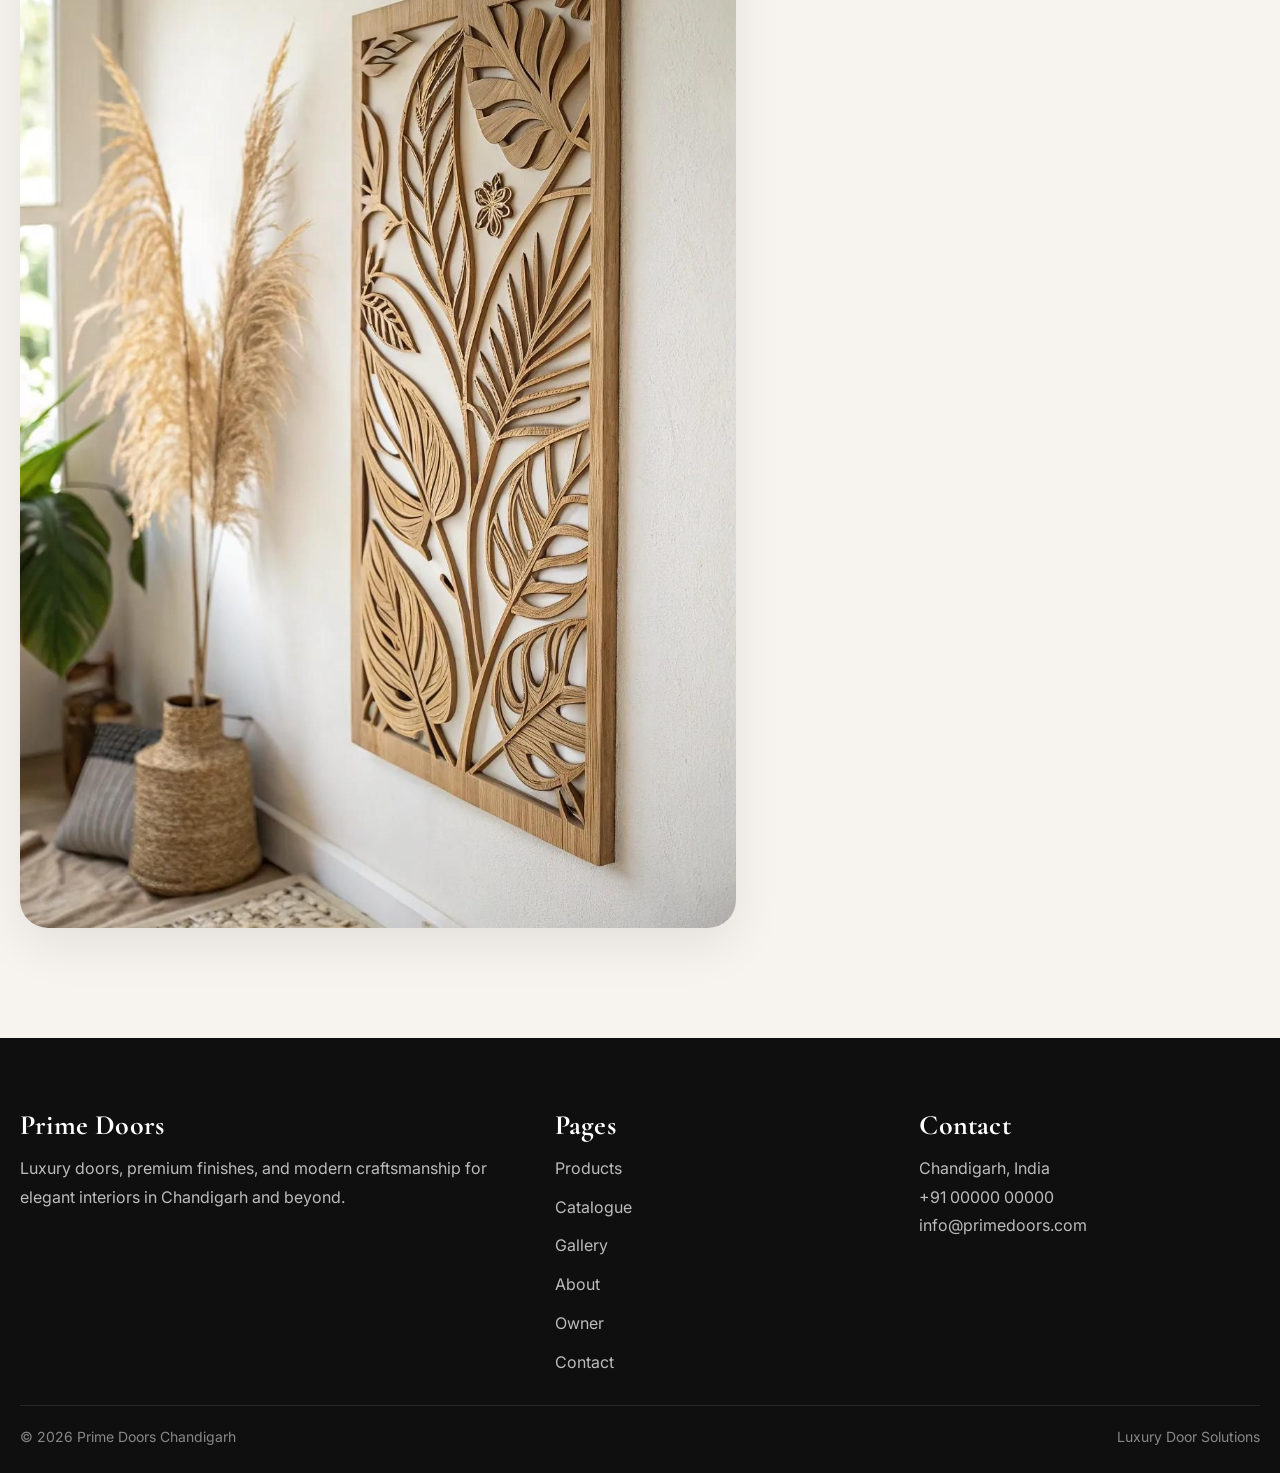
<file: gallery.html>
<!DOCTYPE html>
<html lang="en">
<head>
  <meta charset="UTF-8">
  <meta name="viewport" content="width=device-width, initial-scale=1.0">
  <title>Gallery - Prime Doors Chandigarh</title>
  <link rel="preconnect" href="https://fonts.googleapis.com">
  <link rel="preconnect" href="https://fonts.gstatic.com" crossorigin>
  <link href="https://fonts.googleapis.com/css2?family=Inter:wght@300;400;500;600;700&family=Cormorant+Garamond:wght@400;500;600;700&display=swap" rel="stylesheet">
  <link rel="stylesheet" href="style.css" />
</head>
<body>
    <div id="doorCursor"></div>


<header class="site-header">
  <div class="container navbar">
    <a href="index.html" class="brand">
      <b>Prime Doors</b>
      <span>Chandigarh</span>
    </a>

    <nav class="nav-links">
      <a href="index.html">Home</a>
      <a href="products.html">Products</a>
      <a href="catalogue.html">Catalogue</a>
      <a href="gallery.html" class="active">Gallery</a>
      <a href="about.html">About</a>
      <a href="owner.html">Owner</a>
      <a href="contact.html">Contact</a>
    </nav>

    <div class="nav-cta">
      <a href="contact.html" class="btn btn-primary">Get Quote</a>
      <button class="menu-btn" type="button">
        <span></span>
      </button>
    </div>
  </div>
</header>

<section class="page-hero">
  <div class="container">
    <p class="small-label">Gallery</p>
    <h1 class="serif">Visual Showcase</h1>
    <p>A premium gallery layout to display installations, textures, and completed spaces.</p>
  </div>
</section>

<section class="section">
  <div class="container gallery-grid">
    <div class="g-item g-1 reveal"><img src="gallery1.jpg" alt=""></div>
    <div class="g-item g-2 reveal"><img src="gallery2.jpg" alt=""></div>
    <div class="g-item g-3 reveal"><img src="gallery3.jpg" alt=""></div>
    <div class="g-item g-4 reveal"><img src="gallery4.jpg" alt=""></div>
    <div class="g-item g-5 reveal"><img src="gallery5.jpg" alt=""></div>
    <div class="g-item g-5 reveal"><img src="3D Carving Doors.jpg" alt=""></div>
    <div class="g-item g-5 reveal"><img src="Solid Wooden Doors.jpg" alt=""></div>
    <div class="g-item g-5 reveal"><img src="Laminated Doors.jpg" alt=""></div>
    <div class="g-item g-2 reveal"><img src="CNC Cutting.jpg" alt=""></div>
  </div>
</section>

<footer class="footer">
  <div class="container">
    <div class="footer-grid">

      <div>
        <h3 class="serif">Prime Doors</h3>
        <p>
          Luxury doors, premium finishes, and modern craftsmanship
          for elegant interiors in Chandigarh and beyond.
        </p>
      </div>

      <div>
        <h3 class="serif">Pages</h3>
        <div class="footer-links">
          <a href="products.html">Products</a>
          <a href="catalogue.html">Catalogue</a>
          <a href="gallery.html">Gallery</a>
          <a href="about.html">About</a>
          <a href="owner.html">Owner</a>
          <a href="contact.html">Contact</a>
        </div>
      </div>

      <div>
        <h3 class="serif">Contact</h3>
        <p>Chandigarh, India</p>
        <p>+91 00000 00000</p>
        <p>info@primedoors.com</p>
      </div>

    </div>

    <div class="footer-bottom">
      <span>© 2026 Prime Doors Chandigarh</span>
      <span>Luxury Door Solutions</span>
    </div>
  </div>
</footer> 
<script src="script.js"></script>
<div class="floating-buttons">
    <a href="https://wa.me/919814202293" class="floating-whatsapp">
        💬
    </a>

</div>
</body>
</html>
</file>
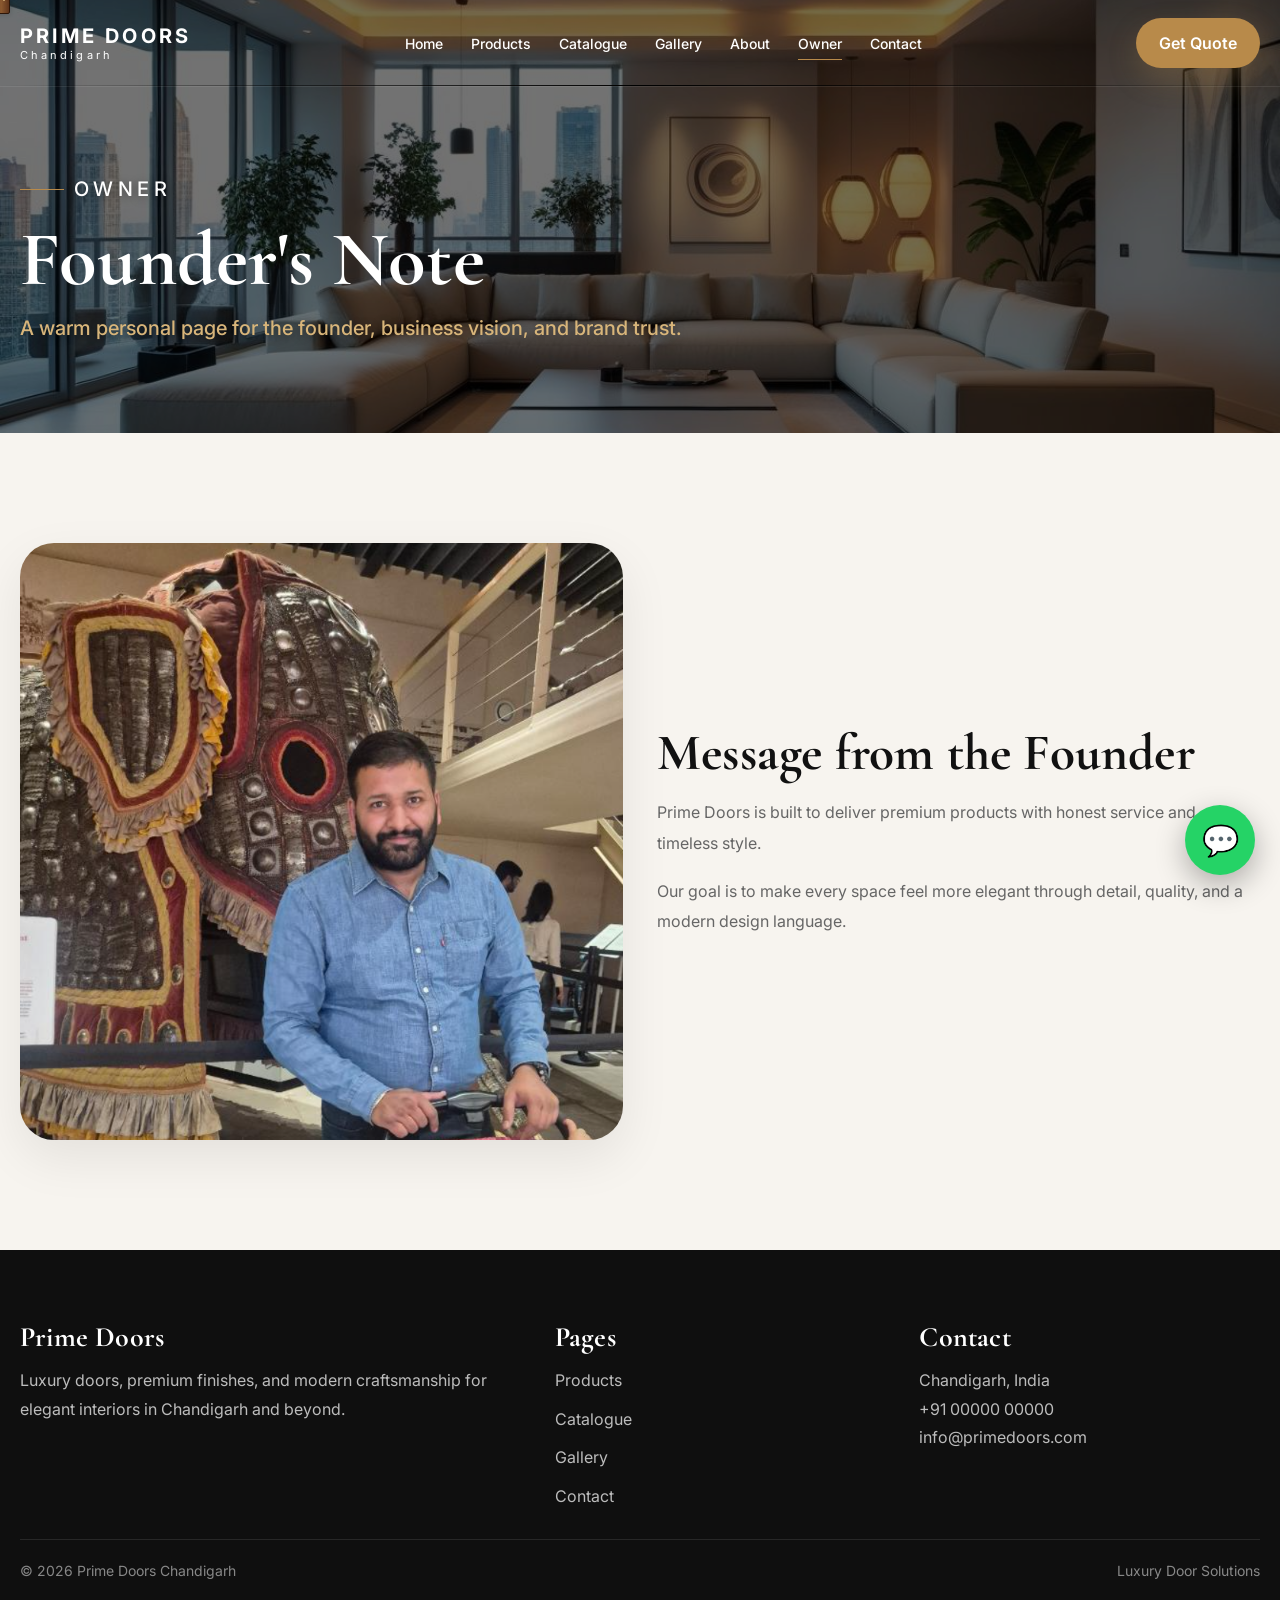
<file: owner.html>
<!DOCTYPE html>
<html lang="en">
<head>
  <meta charset="UTF-8">
  <meta name="viewport" content="width=device-width, initial-scale=1.0">
  <title>Owner - Prime Doors Chandigarh</title>
  <link rel="preconnect" href="https://fonts.googleapis.com">
  <link rel="preconnect" href="https://fonts.gstatic.com" crossorigin>
  <link href="https://fonts.googleapis.com/css2?family=Inter:wght@300;400;500;600;700&family=Cormorant+Garamond:wght@400;500;600;700&display=swap" rel="stylesheet">
  <link rel="stylesheet" href="style.css" />
</head>
<body>
    <div id="doorCursor"></div>


<header class="site-header">
  <div class="container navbar">
    <a href="index.html" class="brand">
      <b>Prime Doors</b>
      <span>Chandigarh</span>
    </a>

    <nav class="nav-links">
      <a href="index.html">Home</a>
      <a href="products.html">Products</a>
      <a href="catalogue.html">Catalogue</a>
      <a href="gallery.html">Gallery</a>
      <a href="about.html">About</a>
      <a href="owner.html" class="active">Owner</a>
      <a href="contact.html">Contact</a>
    </nav>

    <div class="nav-cta">
      <a href="contact.html" class="btn btn-primary">Get Quote</a>
    </div>
  </div>
</header>

<section class="page-hero">
  <div class="container">
    <p class="small-label">Owner</p>
    <h1 class="serif">Founder's Note</h1>
    <p>A warm personal page for the founder, business vision, and brand trust.</p>
  </div>
</section>

<section class="section">
  <div class="container split">
    <div class="rounded-img reveal"><img src="ownerphoto.PNG" alt=""></div>
    <div class="text-block reveal">
      <h2 class="serif">Message from the Founder</h2>
      <p>Prime Doors is built to deliver premium products with honest service and timeless style.</p>
      <p>Our goal is to make every space feel more elegant through detail, quality, and a modern design language.</p>
    </div>
  </div>
</section>

<footer class="footer">
  <div class="container">
    <div class="footer-grid">
      <div>
        <h3 class="serif">Prime Doors</h3>
        <p>Luxury doors, premium finishes, and modern craftsmanship for elegant interiors in Chandigarh and beyond.</p>
      </div>
      <div>
        <h3 class="serif">Pages</h3>
        <div class="footer-links">
          <a href="products.html">Products</a>
          <a href="catalogue.html">Catalogue</a>
          <a href="gallery.html">Gallery</a>
          <a href="contact.html">Contact</a>
        </div>
      </div>
      <div>
        <h3 class="serif">Contact</h3>
        <p>Chandigarh, India</p>
        <p>+91 00000 00000</p>
        <p>info@primedoors.com</p>
      </div>
    </div>
    <div class="footer-bottom">
      <span>© 2026 Prime Doors Chandigarh</span>
      <span>Luxury Door Solutions</span>
    </div>
  </div>
</footer>

<script src="script.js"></script>
<div class="floating-buttons">
    <a href="https://wa.me/919814202293" class="floating-whatsapp">
        💬
    </a>

</div>
</body>
</html>
</file>
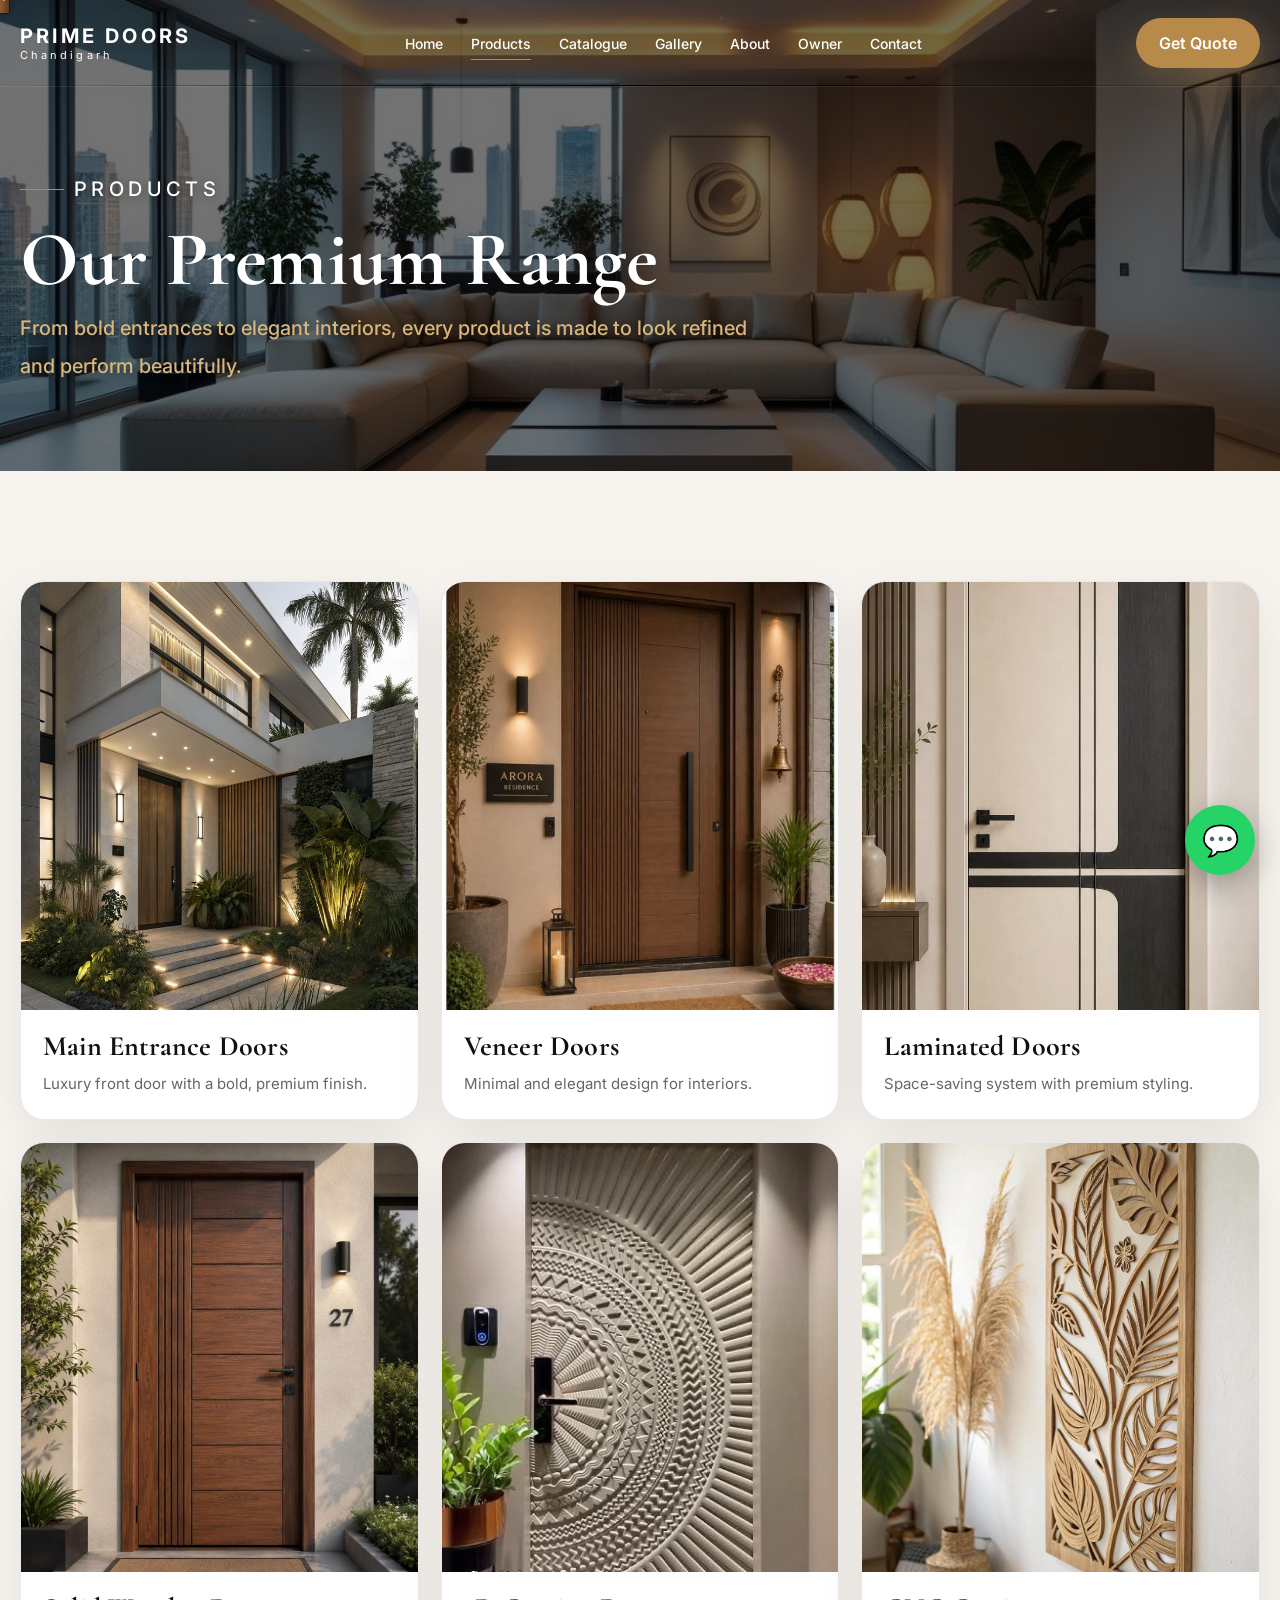
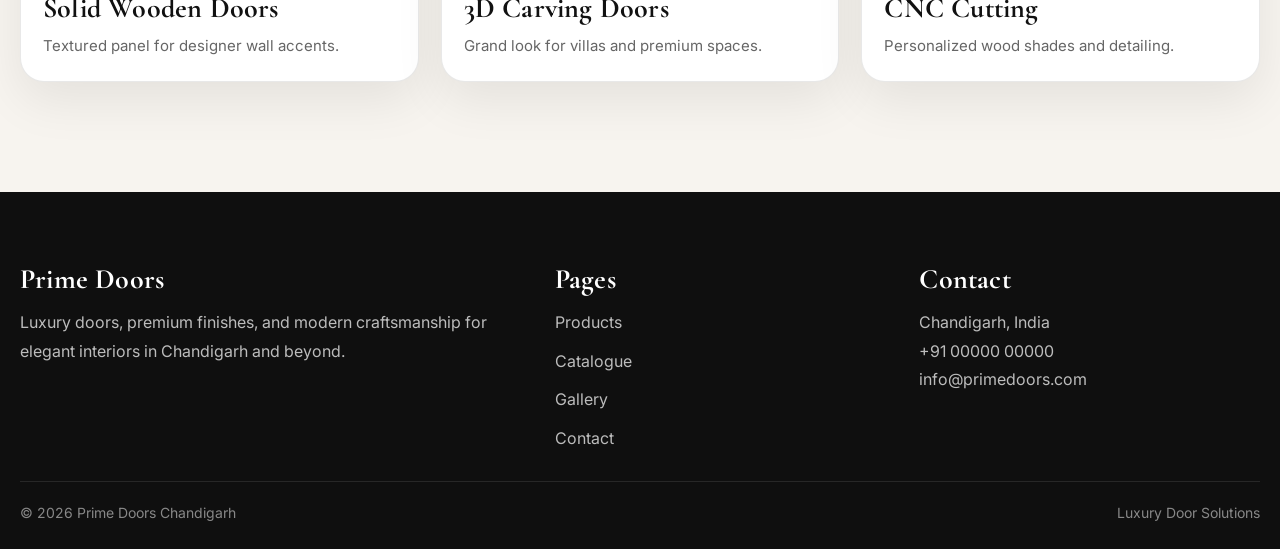
<file: products.html>
<!DOCTYPE html>
<html lang="en">
<head>
  <meta charset="UTF-8">
  <meta name="viewport" content="width=device-width, initial-scale=1.0">
  <title>Products - Prime Doors Chandigarh</title>
  <link rel="preconnect" href="https://fonts.googleapis.com">
  <link rel="preconnect" href="https://fonts.gstatic.com" crossorigin>
  <link href="https://fonts.googleapis.com/css2?family=Inter:wght@300;400;500;600;700&family=Cormorant+Garamond:wght@400;500;600;700&display=swap" rel="stylesheet">
  <link rel="stylesheet" href="style.css" />
</head>
<body>
    <div id="doorCursor"></div>


<header class="site-header">
  <div class="container navbar">
    <a href="index.html" class="brand"><b>Prime Doors</b><span>Chandigarh</span></a>
    <nav class="nav-links">
      <a href="index.html">Home</a><a href="products.html" class="active">Products</a><a href="catalogue.html">Catalogue</a><a href="gallery.html">Gallery</a><a href="about.html">About</a><a href="owner.html">Owner</a><a href="contact.html">Contact</a>
    </nav>
    <div class="nav-cta"><a href="contact.html" class="btn btn-primary">Get Quote</a><button class="menu-btn" type="button"><span></span></button></div>
  </div>
</header>

<section class="page-hero">
  <div class="container">
    <p class="small-label">Products</p>
    <h1 class="serif">Our Premium Range</h1>
    <p>From bold entrances to elegant interiors, every product is made to look refined and perform beautifully.</p>
  </div>
</section>

<section class="section">
  <div class="container cards-3">
    <article class="card reveal">
      <div class="card-media"><img src="productsection.jpg" alt=""></div>
      <div class="card-body"><h3 class="serif">Main Entrance Doors</h3><p>Luxury front door with a bold, premium finish.</p></div>
    </article>
    <article class="card reveal">
      <div class="card-media"><img src="veneer door.jpg" alt=""></div>
      <div class="card-body"><h3 class="serif">Veneer Doors</h3><p>Minimal and elegant design for interiors.</p></div>
    </article>
    <article class="card reveal">
      <div class="card-media"><img src="Laminated Doors.jpg" alt=""></div>
      <div class="card-body"><h3 class="serif">Laminated Doors</h3><p>Space-saving system with premium styling.</p></div>
    </article>
    <article class="card reveal">
      <div class="card-media"><img src="Solid Wooden Doors.jpg" alt=""></div>
      <div class="card-body"><h3 class="serif">Solid Wooden Doors</h3><p>Textured panel for designer wall accents.</p></div>
    </article>
    <article class="card reveal">
      <div class="card-media"><img src="3D Carving Doors.jpg" alt=""></div>
      <div class="card-body"><h3 class="serif">3D Carving Doors</h3><p>Grand look for villas and premium spaces.</p></div>
    </article>
    <article class="card reveal">
      <div class="card-media"><img src="CNC Cutting.jpg" alt=""></div>
      <div class="card-body"><h3 class="serif">CNC Cutting</h3><p>Personalized wood shades and detailing.</p></div>
    </article>
  </div>
</section>

<footer class="footer">
  <div class="container">
    <div class="footer-grid">
      <div>
        <h3 class="serif">Prime Doors</h3>
        <p>Luxury doors, premium finishes, and modern craftsmanship for elegant interiors in Chandigarh and beyond.</p>
      </div>
      <div>
        <h3 class="serif">Pages</h3>
        <div class="footer-links">
          <a href="products.html">Products</a>
          <a href="catalogue.html">Catalogue</a>
          <a href="gallery.html">Gallery</a>
          <a href="contact.html">Contact</a>
        </div>
      </div>
      <div>
        <h3 class="serif">Contact</h3>
        <p>Chandigarh, India</p>
        <p>+91 00000 00000</p>
        <p>info@primedoors.com</p>
      </div>
    </div>
    <div class="footer-bottom">
      <span>© 2026 Prime Doors Chandigarh</span>
      <span>Luxury Door Solutions</span>
    </div>
  </div>
</footer>

<script src="script.js"></script>
<div class="floating-buttons">
    <a href="https://wa.me/919814202293" class="floating-whatsapp">
        💬
    </a>

</div>
</body>
</html>
</file>
<file: style.css>
:root{
  --bg:#f7f4ef;
  --bg-dark:#0f0f0f;
  --text:#111111;
  --muted:#666666;
  --gold:#b88a4a;
  --gold-2:#d8b57a;
  --line:rgba(0,0,0,.09);
  --white:#ffffff;
  --card:#ffffff;
  --shadow:0 18px 50px rgba(0,0,0,.08);
  --radius:24px;
  --radius-sm:16px;
  --max:1240px;
}

*{margin:0;padding:0;box-sizing:border-box}
html{scroll-behavior:smooth}

body{
  font-family:'Inter',sans-serif;
  background:var(--bg);
  color:var(--text);
  overflow-x:hidden;
  cursor:none;
}

img,
video{
  max-width:100%;
  height:auto;
  display:block;
}

a{text-decoration:none;color:inherit}
button,input,textarea{font:inherit}
::selection{background:var(--gold);color:#fff}

.container{
  width:min(var(--max), calc(100% - 40px));
  margin:0 auto;
}

.serif{
  font-family:'Cormorant Garamond',serif;
  letter-spacing:.2px;
}

.small-label{
  display:inline-flex;
  align-items:center;
  gap:10px;
  color:var(--gold);
  text-transform:uppercase;
  letter-spacing:.22em;
  font-size:12px;
  font-weight:600;
  margin-bottom:16px;
}
.small-label::before{
  content:'';
  width:44px;
  height:1px;
  background:var(--gold);
}

.section{
  padding:110px 0;
  position:relative;
}
.section-tight{padding:80px 0}
.grid{display:grid;gap:24px}

.btn{
  display:inline-flex;
  align-items:center;
  justify-content:center;
  gap:10px;
  padding:14px 22px;
  border-radius:999px;
  border:1px solid transparent;
  cursor:pointer;
  transition:.35s ease;
  font-weight:600;
}

.btn-primary{
  background:var(--gold);
  color:#fff;
  box-shadow:0 12px 28px rgba(184,138,74,.25);
}
.btn-primary:hover{transform:translateY(-2px);background:#a97a3f}

.btn-outline{
  border-color:rgba(255,255,255,.25);
  color:#fff;
  background:transparent;
  backdrop-filter:blur(10px);
}
.btn-outline:hover{background:#fff;color:#111;border-color:#fff}

.site-header{
  position:fixed;
  top:0;
  left:0;
  width:100%;
  z-index:9999;
  background:transparent;
  border-bottom:1px solid rgba(255,255,255,0.08);
  transition:all .4s ease;
}

.site-header.scrolled{
  background:rgba(0,0,0,0.92);
  backdrop-filter:blur(20px);
  -webkit-backdrop-filter:blur(20px);
  border-bottom:1px solid rgba(255,255,255,0.08);
  box-shadow:0 10px 40px rgba(0,0,0,.45);
}

.navbar{
  height:86px;
  display:flex;
  align-items:center;
  justify-content:space-between;
  gap:20px;
}

.brand{
  display:flex;
  flex-direction:column;
  line-height:1;
}

.brand b{
  font-size:20px;
  letter-spacing:.16em;
  text-transform:uppercase;
  color:#fff;
}

.brand span{
  font-size:11px;
  letter-spacing:.28em;
  color:#fff;
  margin-top:4px;
}

.nav-links{
  display:flex;
  align-items:center;
  gap:28px;
}

.nav-links a{
  font-size:14px;
  font-weight:500;
  color:#ffffff;
  position:relative;
  padding:8px 0;
}

.nav-links a::after{
  content:'';
  position:absolute;
  left:0;
  bottom:0;
  width:0;
  height:1px;
  background:var(--gold);
  transition:.3s ease;
}

.nav-links a:hover::after,
.nav-links a.active::after{width:100%}

.nav-cta{display:flex;align-items:center;gap:12px}

.menu-btn{
  display:none;
  width:44px;
  height:44px;
  border:1px solid var(--line);
  border-radius:50%;
  background:#fff;
  align-items:center;
  justify-content:center;
  cursor:pointer;
}

.menu-btn span,
.menu-btn span::before,
.menu-btn span::after{
  content:'';
  display:block;
  width:18px;
  height:1.7px;
  background:#111111;
  position:relative;
  transition:.3s ease;
}

.menu-btn span::before{position:absolute;top:-6px;left:0}
.menu-btn span::after{position:absolute;top:6px;left:0}

.hero{
  min-height:100vh;
  position:relative;
  display:flex;
  align-items:center;
  padding-top:86px;
  overflow:hidden;
  color:#fff;
}

.hero-media{
  position:absolute;
  inset:0;
  z-index:-2;
}

.hero-media::after{
  content:'';
  position:absolute;
  inset:0;
  background:linear-gradient(90deg, rgba(0,0,0,.72) 0%, rgba(0,0,0,.38) 52%, rgba(0,0,0,.62) 100%);
  z-index:1;
}

.hero-media video,
.hero-media img{
  width:100%;
  height:100%;
  object-fit:cover;
}

.hero-inner{
  position:relative;
  width:min(var(--max), calc(100% - 40px));
  margin:0 auto;
  display:grid;
  grid-template-columns:1.2fr .8fr;
  gap:40px;
  align-items:end;
  padding:60px 0 80px;
}

.hero-title{
  font-size:clamp(54px, 7vw, 100px);
  line-height:.92;
  font-weight:600;
  margin-bottom:22px;
}

.hero-copy{
  max-width:620px;
  font-size:17px;
  line-height:1.8;
  color:rgba(255,255,255,.84);
  margin-bottom:30px;
}

.hero-actions{
  display:flex;
  gap:14px;
  flex-wrap:wrap;
}

.hero-card{
  position:absolute;
  right:40px;
  top:30%;
  transform:translateY(-50%);
  width:380px;
  padding:28px;
  border:1px solid rgba(255,255,255,.16);
  background:rgba(255,255,255,.08);
  backdrop-filter:blur(14px);
  border-radius:28px;
  box-shadow:0 18px 60px rgba(0,0,0,.18);
  z-index:5;
}

.hero-card p{
  color:rgba(255,255,255,.82);
  line-height:1.8;
  font-size:15px;
}

.hero-card .stat{
  display:grid;
  grid-template-columns:repeat(2,1fr);
  gap:14px;
  margin-top:20px;
}

.hero-card .stat div{
  padding-top:16px;
  border-top:1px solid rgba(255,255,255,.18);
}

.hero-card .stat strong{
  display:block;
  font-size:28px;
  font-family:'Cormorant Garamond',serif;
}

.hero-card .stat span{
  font-size:12px;
  text-transform:uppercase;
  letter-spacing:.16em;
  color:rgba(255,255,255,.72);
}

.marquee{
  overflow:hidden;
  background:#f8f5ef;
  border-top:1px solid rgba(184,138,74,.25);
  border-bottom:1px solid rgba(184,138,74,.25);
}

.marquee-track{
  display:flex;
  gap:70px;
  white-space:nowrap;
  padding:24px 0;
  animation:marquee 20s linear infinite;
  font-family:'Cormorant Garamond', serif;
  font-size:28px;
  font-weight:700;
  letter-spacing:2px;
  text-transform:uppercase;
}

.marquee-track span:nth-child(odd){
  color:#111111;
}

.marquee-track span:nth-child(even){
  color:#b88a4a;
}

.marquee-track span{
  transition:0.3s ease;
}

.marquee-track span:hover{
  transform:translateY(-3px);
  color:#d8b57a;
}

@keyframes marquee{
  from{transform:translateX(0)}
  to{transform:translateX(-50%)}
}

.section-head{
  display:flex;
  justify-content:space-between;
  align-items:end;
  gap:20px;
  margin-bottom:36px;
}

.section-head h2{
  font-size:clamp(34px, 4vw, 60px);
  line-height:1;
}

.section-head p{
  max-width:560px;
  color:var(--muted);
  line-height:1.8;
}

.cards-3{
  display:grid;
  grid-template-columns:repeat(3,1fr);
  gap:22px;
}

.card{
  background:var(--card);
  border:1px solid var(--line);
  border-radius:var(--radius);
  overflow:hidden;
  box-shadow:var(--shadow);
  transition:.4s ease;
}

.card:hover{transform:translateY(-8px)}

.card-media{
  aspect-ratio:1/1.08;
  overflow:hidden;
}

.card-media img,
.card-media video{
  width:100%;
  height:100%;
  object-fit:cover;
  transition:.8s ease;
}

.card:hover .card-media img,
.card:hover .card-media video{
  transform:scale(1.06);
}

.card-body{
  padding:22px;
}

.card-body h3{
  font-size:28px;
  line-height:1;
  margin-bottom:10px;
}

.card-body p{
  color:var(--muted);
  line-height:1.8;
  font-size:15px;
}

.card-footer{
  display:flex;
  justify-content:space-between;
  align-items:center;
  margin-top:18px;
  padding-top:16px;
  border-top:1px solid var(--line);
  color:#333;
  font-size:14px;
}

.split{
  display:grid;
  grid-template-columns:1fr 1fr;
  gap:34px;
  align-items:center;
}

.rounded-img{
  border-radius:34px;
  overflow:hidden;
  box-shadow:var(--shadow);
}

.rounded-img img,
.rounded-img video{
  width:100%;
  height:100%;
  object-fit:cover;
}

.text-block h2{
  font-size:clamp(34px, 4vw, 58px);
  line-height:1;
  margin-bottom:18px;
}

.text-block p{
  color:var(--muted);
  line-height:1.9;
  margin-bottom:18px;
}

.check-list{
  display:grid;
  gap:12px;
  margin:24px 0 28px;
}

.check-list div{
  display:flex;
  align-items:flex-start;
  gap:12px;
  color:#333;
}

.check-list i{
  width:20px;
  height:20px;
  border-radius:50%;
  background:rgba(184,138,74,.14);
  border:1px solid rgba(184,138,74,.3);
  display:inline-flex;
  align-items:center;
  justify-content:center;
  flex:0 0 20px;
  margin-top:2px;
}

.gallery-grid{
  display:grid;
  grid-template-columns:repeat(12,1fr);
  gap:18px;
}

.g-item{
  border-radius:28px;
  overflow:hidden;
  box-shadow:var(--shadow);
  min-height:260px;
}

.g-item img,
.g-item video{
  width:100%;
  height:100%;
  object-fit:cover;
  transition:.8s ease;
}

.g-item:hover img,
.g-item:hover video{transform:scale(1.05)}

.g-1{grid-column:span 5}
.g-2{grid-column:span 7}
.g-3{grid-column:span 4}
.g-4{grid-column:span 4}
.g-5{grid-column:span 4}

.stats{
  display:grid;
  grid-template-columns:repeat(4,1fr);
  gap:18px;
}

.stat-card{
  background:#fff;
  border:1px solid var(--line);
  border-radius:26px;
  padding:28px;
  box-shadow:var(--shadow);
}

.stat-card strong{
  display:block;
  font-size:42px;
  font-family:'Cormorant Garamond',serif;
  margin-bottom:8px;
}

.stat-card span{
  color:var(--muted);
  line-height:1.6;
}

.process{
  display:grid;
  grid-template-columns:repeat(4,1fr);
  gap:18px;
}

.step{
  background:#fff;
  border:1px solid var(--line);
  border-radius:26px;
  padding:26px;
  box-shadow:var(--shadow);
}

.step b{
  display:inline-flex;
  width:44px;
  height:44px;
  border-radius:50%;
  align-items:center;
  justify-content:center;
  background:rgba(184,138,74,.12);
  color:var(--gold);
  margin-bottom:18px;
}

.step h3{
  font-size:24px;
  margin-bottom:10px;
}

.step p{
  color:var(--muted);
  line-height:1.8;
}

.contact-wrap{
  display:grid;
  grid-template-columns:.95fr 1.05fr;
  gap:24px;
  align-items:start;
}

.contact-panel,
.form-panel{
  background:#fff;
  border:1px solid var(--line);
  border-radius:34px;
  box-shadow:var(--shadow);
  padding:30px;
}

.contact-info{
  display:grid;
  gap:18px;
  margin-top:24px;
}

.info-row{
  padding:18px 0;
  border-top:1px solid var(--line);
}

.info-row:first-child{
  border-top:none;
  padding-top:0;
}

.info-row span{
  display:block;
  color:var(--gold);
  text-transform:uppercase;
  letter-spacing:.18em;
  font-size:11px;
  margin-bottom:8px;
}

.info-row b{
  display:block;
  font-size:18px;
  margin-bottom:4px;
}

.info-row p{
  color:var(--muted);
  line-height:1.7;
}

form{
  display:grid;
  gap:16px;
}

.field{
  display:grid;
  gap:8px;
}

.field label{
  font-size:13px;
  color:#333;
  font-weight:600;
}

.field input,
.field textarea,
.field select{
  width:100%;
  border:1px solid var(--line);
  background:#fbfbfb;
  padding:14px 16px;
  border-radius:16px;
  outline:none;
  transition:.25s ease;
}

.field input:focus,
.field textarea:focus,
.field select:focus{
  border-color:rgba(184,138,74,.7);
  background:#fff;
}

.footer{
  background:var(--bg-dark);
  color:#fff;
  padding:70px 0 28px;
  margin-top:0;
}

.footer-grid{
  display:grid;
  grid-template-columns:1.2fr .8fr .8fr;
  gap:24px;
  padding-bottom:28px;
  border-bottom:1px solid rgba(255,255,255,.1);
}

.footer h3{
  font-size:28px;
  margin-bottom:12px;
}

.footer p,
.footer a{
  color:rgba(255,255,255,.72);
  line-height:1.8;
}

.footer-links{
  display:grid;
  gap:10px;
}

.footer-bottom{
  display:flex;
  justify-content:space-between;
  gap:16px;
  flex-wrap:wrap;
  padding-top:22px;
  color:rgba(255,255,255,.5);
  font-size:14px;
}

.reveal{
  opacity:0;
  transform:translateY(30px);
}

.page-hero{
  position:relative;
  padding:170px 0 86px;
  background:url("banner.jpg") center center/cover no-repeat;
  overflow:hidden;
}

.page-hero::before{
  content:"";
  position:absolute;
  inset:0;
  background:rgba(0,0,0,0.55);
}

.page-hero .container{
  position:relative;
  z-index:2;
}

.page-hero h1,
.page-hero p,
.page-hero .small-label{
  color:#fff;
}

.page-hero h1{
  font-size:clamp(46px, 6vw, 86px);
  line-height:.95;
  margin-bottom:12px;
}

.page-hero p{
  max-width:760px;
  color:#d8b57a;
  line-height:1.9;
  font-size:20px;
  font-weight:500;
  text-shadow:0 2px 10px rgba(0,0,0,.4);
}

.hero-slider{
  position:absolute;
  inset:0;
}

.slide{
  position:absolute;
  inset:0;
  opacity:0;
  transition:opacity 1.5s ease;
}

.slide.active{
  opacity:1;
}

.slide img{
  width:100%;
  height:100%;
  object-fit:cover;
}

.site-header::after{
  content:"";
  position:absolute;
  bottom:0;
  left:0;
  width:100%;
  height:1px;
  background:linear-gradient(90deg, transparent, rgb(0, 0, 0), transparent);
}

#doorCursor{
  position:fixed;
  width:16px;
  height:24px;
  pointer-events:none;
  z-index:999999;
  transform:translate(-50%,-50%);
}

#doorCursor::before{
  content:"";
  position:absolute;
  width:16px;
  height:24px;
  background:linear-gradient(to right, #4a2a16, #8c5a30, #5f351c);
  border-radius:2px;
  border:1px solid #2d1609;
  box-shadow:0 0 5px rgba(0,0,0,.2);
}

#doorCursor::after{
  content:"";
  position:absolute;
  width:2px;
  height:2px;
  background:#d8b57a;
  border-radius:50%;
  right:3px;
  top:11px;
}

@media (hover:none){
  body{
    cursor:auto;
  }

  #doorCursor{
    display:none !important;
  }
}

/* PREMIUM LUXURY LOADER */

#door-loader{
  position:fixed;
  inset:0;
  background:#0b0b0b;
  z-index:999999;
  overflow:hidden;
  display:flex;
  justify-content:center;
  align-items:center;
}

.loader-overlay{
  position:absolute;
  inset:0;
  background:radial-gradient(circle at center, rgba(184,138,74,.25), transparent 60%);
}

.loader-logo{
  position:absolute;
  z-index:20;
  text-align:center;
}

.loader-logo h1{
  color:#fff;
  font-size:90px;
  letter-spacing:12px;
  font-family:'Cormorant Garamond', serif;
  animation:logoFade 1.5s ease forwards;
}

.loader-logo span{
  display:block;
  margin-top:10px;
  color:#d8b57a;
  letter-spacing:8px;
  font-size:15px;
}

.loader-door{
  position:absolute;
  top:0;
  width:50%;
  height:100%;
  background:#111;
}

.loader-left{left:0}
.loader-right{right:0}

.open .loader-left{
  animation:luxLeft 1.8s forwards ease-in-out;
}

.open .loader-right{
  animation:luxRight 1.8s forwards ease-in-out;
}

@keyframes luxLeft{
  100%{transform:translateX(-100%)}
}

@keyframes luxRight{
  100%{transform:translateX(100%)}
}

@keyframes logoFade{
  from{
    opacity:0;
    transform:translateY(30px);
  }
  to{
    opacity:1;
    transform:translateY(0);
  }
}

/* EXACT LUXURY HERO */

.hero-overlay{
  position:absolute;
  inset:0;
  background:linear-gradient(90deg, rgba(0,0,0,.55), rgba(0,0,0,.25), rgba(0,0,0,.55));
  z-index:1;
}

.luxury-top{
  position:absolute;
  top:110px;
  left:0;
}

.logo-area{
  display:flex;
  align-items:center;
  gap:15px;
}

.door-logo{
  width:35px;
  height:50px;
  border:1px solid rgba(255,255,255,.7);
  color:white;
  display:flex;
  justify-content:center;
  align-items:center;
}

.logo-area h3{
  color:white;
  font-size:30px;
  letter-spacing:6px;
  font-weight:400;
}

.logo-area p{
  color:white;
  letter-spacing:4px;
  font-size:12px;
  margin-top:8px;
}

.hero-content{
  position:absolute;
  left:70px;
  top:55%;
  transform:translateY(-50%);
}

.luxury-title{
  font-family:'Cormorant Garamond',serif;
  color:white;
  font-size:150px;
  line-height:.8;
}

.luxury-title span{
  display:block;
  color:#a56a45;
  font-style:italic;
}

.luxury-desc{
  color:white;
  max-width:700px;
  font-size:22px;
  line-height:1.8;
  margin-top:40px;
}

.luxury-buttons{
  display:flex;
  gap:15px;
  margin-top:40px;
}

.lux-btn{
  padding:18px 40px;
  letter-spacing:3px;
  font-size:13px;
}

.lux-btn.light{
  background:white;
  color:black;
}

.lux-btn.dark{
  border:1px solid rgba(255,255,255,.4);
  color:white;
}

.scroll-text{
  position:absolute;
  bottom:60px;
  left:50%;
  transform:translateX(-50%);
  color:white;
  letter-spacing:5px;
}

.floating-buttons{
  position:fixed;
  right:25px;
  bottom:25px;
  display:flex;
  flex-direction:column;
  gap:15px;
  z-index:99999;
}

.floating-whatsapp{
  width:70px;
  height:70px;
  border-radius:50%;
  background:#25D366;
  color:#fff;
  display:flex;
  align-items:center;
  justify-content:center;
  font-size:30px;
  box-shadow:0 10px 30px rgba(0,0,0,.3);
}

/* RESPONSIVE */

@media (min-width:1600px){
  .container{max-width:1500px}

  .hero-title{font-size:120px}
  .hero-copy{font-size:22px}
  .hero-card{width:450px}

  .luxury-title{font-size:150px}
}

@media (max-width:1200px){
  .hero-inner{
    grid-template-columns:1fr;
    align-items:center;
  }

  .hero-copy{max-width:100%}

  .hero-card{
    position:relative;
    right:auto;
    top:auto;
    transform:none;
    width:100%;
    max-width:600px;
    margin-top:30px;
  }

  .cards-3{
    grid-template-columns:repeat(2,1fr);
  }
}

@media (max-width:992px){
  .hero{
    min-height:auto;
    padding-bottom:60px;
  }

  .hero-title{font-size:60px}
  .hero-copy{font-size:16px}

  .section-head h2{font-size:42px}

  .cards-3,
  .stats,
  .process{
    grid-template-columns:repeat(2,1fr);
  }

  .split,
  .contact-wrap{
    grid-template-columns:1fr;
  }
}

@media (max-width:768px){
  body{
    overflow-x:hidden;
  }

  .navbar{
    height:75px;
  }

  .nav-links{
    position:fixed;
    top:75px;
    left:16px;
    right:16px;
    background:#fff;
    border:1px solid var(--line);
    border-radius:24px;
    box-shadow:var(--shadow);
    padding:18px;
    display:none;
    flex-direction:column;
    align-items:flex-start;
    gap:16px;
  }

  .nav-links a{
    color:#111111 !important;
  }

  .nav-links.open{display:flex}
  .menu-btn{display:flex}

  .brand b{
    font-size:16px;
  }

  .brand span{
    font-size:9px;
  }

  .nav-cta .btn{
    padding:12px 20px;
    font-size:14px;
  }

  .hero{
    padding-top:90px;
    min-height:auto;
    padding-bottom:40px;
  }

  .hero-inner{
    width:90%;
    padding-top:70px;
  }

  .hero-title{
    font-size:42px;
    line-height:1.1;
  }

  .hero-copy{
    font-size:15px;
    line-height:1.8;
    max-width:100%;
  }

  .hero-actions{
    flex-direction:column;
    width:100%;
  }

  .hero-actions .btn{
    width:100%;
  }

  .hero-card{
    position:relative;
    top:auto;
    right:auto;
    transform:none;
    width:100%;
    max-width:100%;
    padding:20px;
    justify-self:start;
  }

  .cards-3,
  .stats,
  .process,
  .gallery-grid{
    grid-template-columns:1fr;
  }

  .g-1,.g-2,.g-3,.g-4,.g-5{
    grid-column:span 1;
  }

  .section{
    padding:70px 0;
  }

  .section-head{
    margin-bottom:25px;
    flex-direction:column;
    align-items:flex-start;
  }

  .section-head h2{
    font-size:34px;
  }

  .card-body h3{
    font-size:24px;
  }

  .page-hero{
    padding:130px 0 70px;
  }

  .page-hero h1{
    font-size:42px;
  }

  .page-hero p{
    font-size:17px;
  }

  .footer-grid{
    grid-template-columns:1fr;
  }

  .footer-bottom{
    text-align:center;
    justify-content:center;
  }

  .hero-content{
    left:20px;
    right:20px;
    top:50%;
    transform:translateY(-50%);
  }

  .luxury-title{
    font-size:clamp(42px,10vw,80px);
    line-height:.9;
  }

  .luxury-desc{
    font-size:16px;
    max-width:100%;
    margin-top:25px;
  }

  .luxury-buttons{
    flex-direction:column;
    width:100%;
    margin-top:25px;
  }

  .lux-btn{
    width:100%;
    text-align:center;
    padding:14px 20px;
  }

  .scroll-text{
    display:none;
  }

  .floating-buttons{
    right:15px;
    bottom:15px;
  }

  .floating-whatsapp{
    width:55px;
    height:55px;
    font-size:24px;
  }

  .loader-logo h1{
    font-size:42px;
    letter-spacing:5px;
  }

  .loader-logo span{
    font-size:11px;
    letter-spacing:4px;
  }
}

@media (max-width:480px){
  .hero-title{
    font-size:34px;
  }

  .page-hero h1{
    font-size:34px;
  }

  .hero-copy{
    font-size:14px;
  }
}
@media (max-width:768px){

    .nav-cta{
        gap:8px;
    }

    .nav-cta .btn{
        padding:10px 16px !important;
        font-size:13px !important;
        width:auto !important;
    }
}
/* ===== MOBILE OVERFLOW FIX ===== */

html,
body{
    overflow-x:hidden !important;
    max-width:100%;
}

.hero,
.hero-inner,
.hero-content,
.hero-card,
.container{
    max-width:100%;
}

@media (max-width:768px){

    .hero-inner{
        width:100% !important;
        padding-left:20px;
        padding-right:20px;
        padding-top:120px;
        overflow:hidden;
    }

    .hero-content{
        position:relative !important;
        left:auto !important;
        top:auto !important;
        transform:none !important;
        width:100%;
    }

    .luxury-title{
        font-size:52px !important;
        line-height:1 !important;
        word-break:break-word;
    }

    .luxury-desc{
        font-size:16px !important;
        max-width:100% !important;
        margin-top:20px;
    }

    .hero-card{
        position:relative !important;
        width:100% !important;
        max-width:100% !important;
        right:auto !important;
        left:auto !important;
        top:auto !important;
        transform:none !important;
        margin-top:25px;
    }

    .luxury-buttons{
        flex-direction:column;
        width:100%;
    }

    .luxury-buttons .btn,
    .luxury-buttons .lux-btn{
        width:100%;
    }

    .marquee{
        overflow:hidden;
        width:100%;
    }

    .marquee-track{
        width:max-content;
    }
}
</file>
